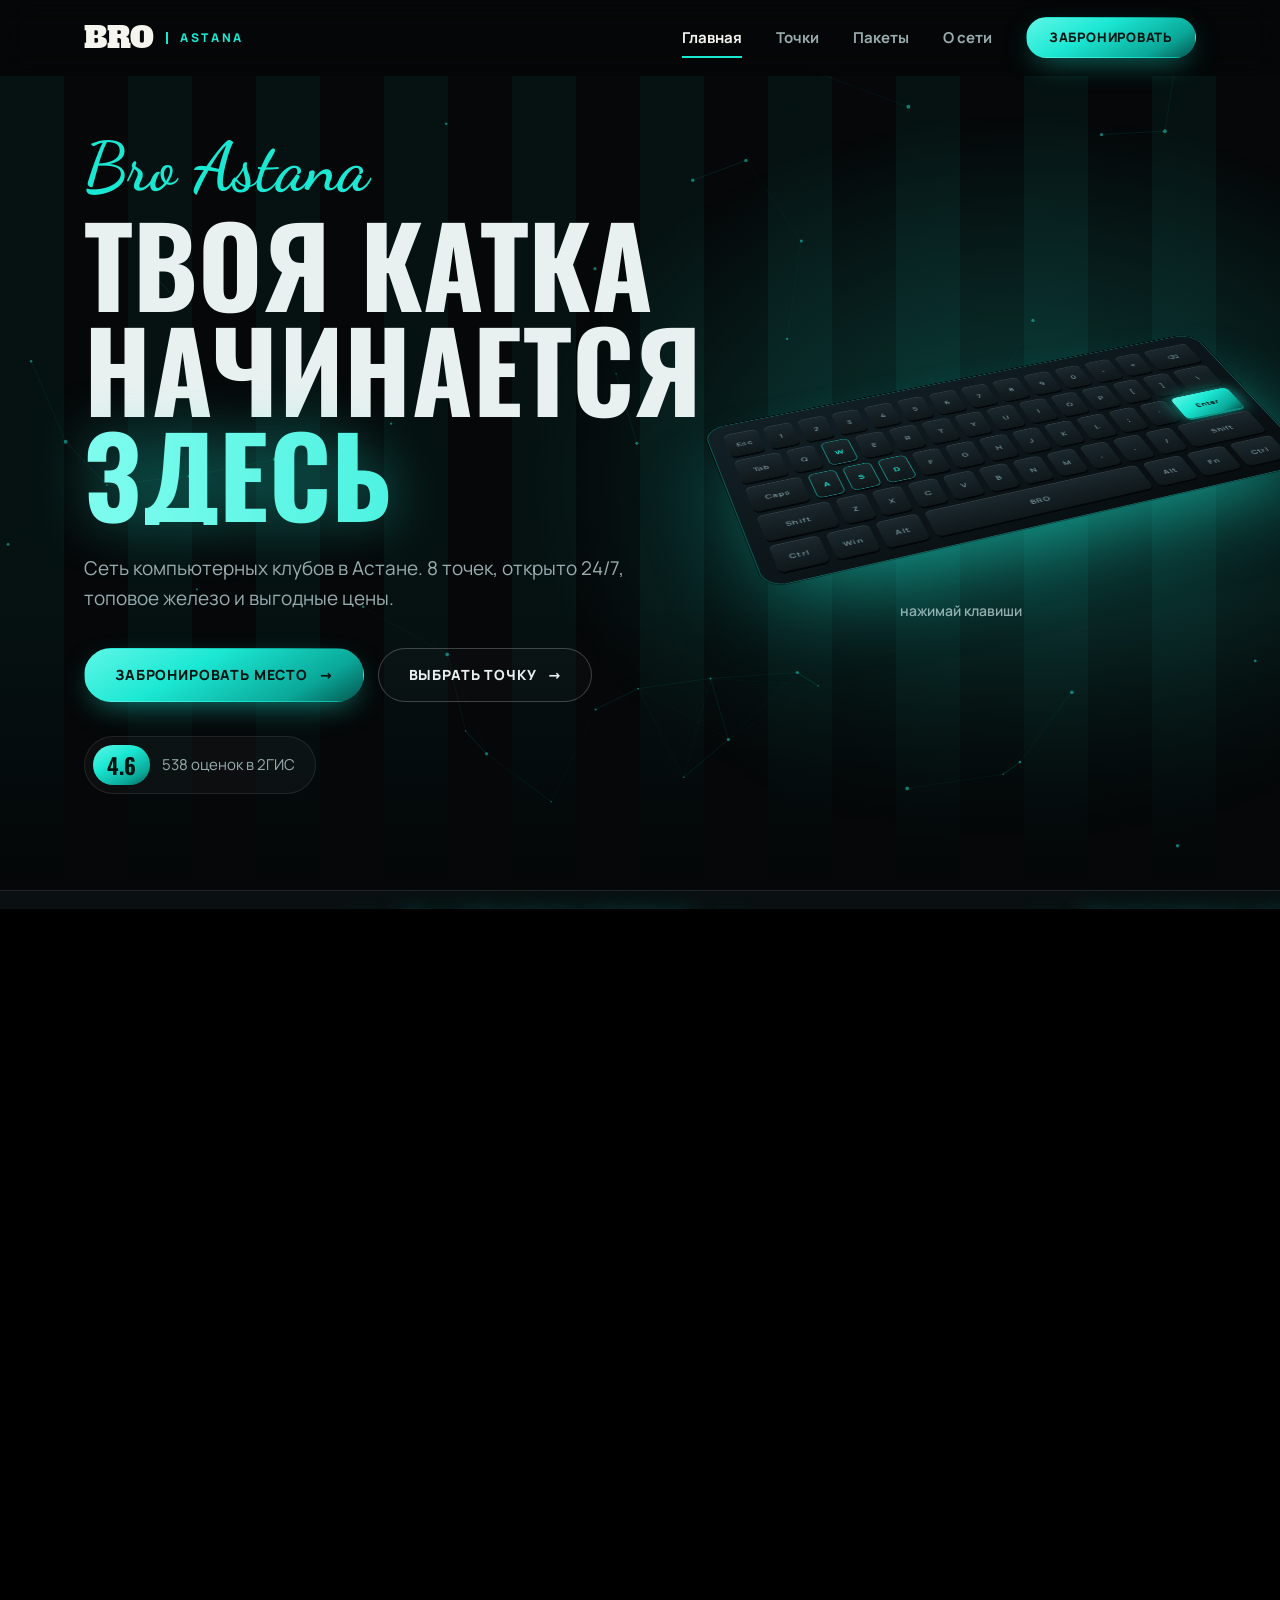
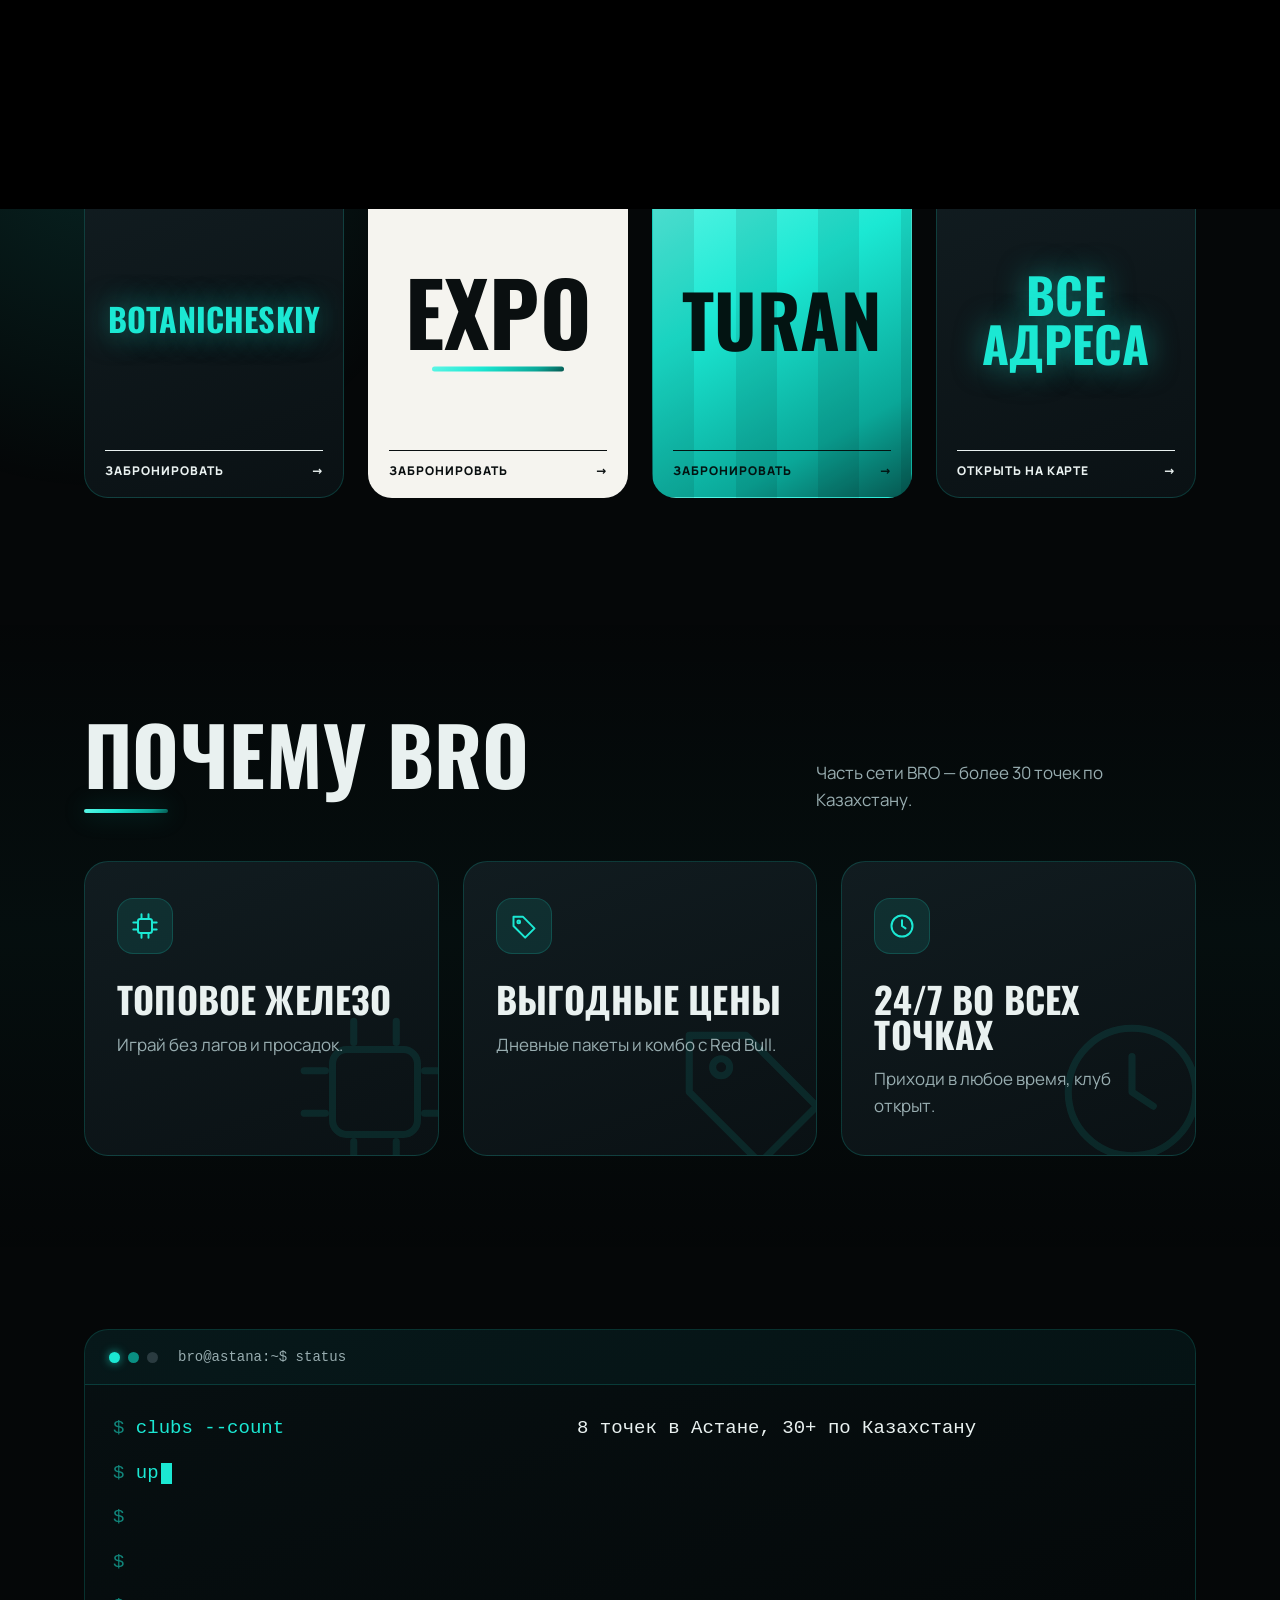
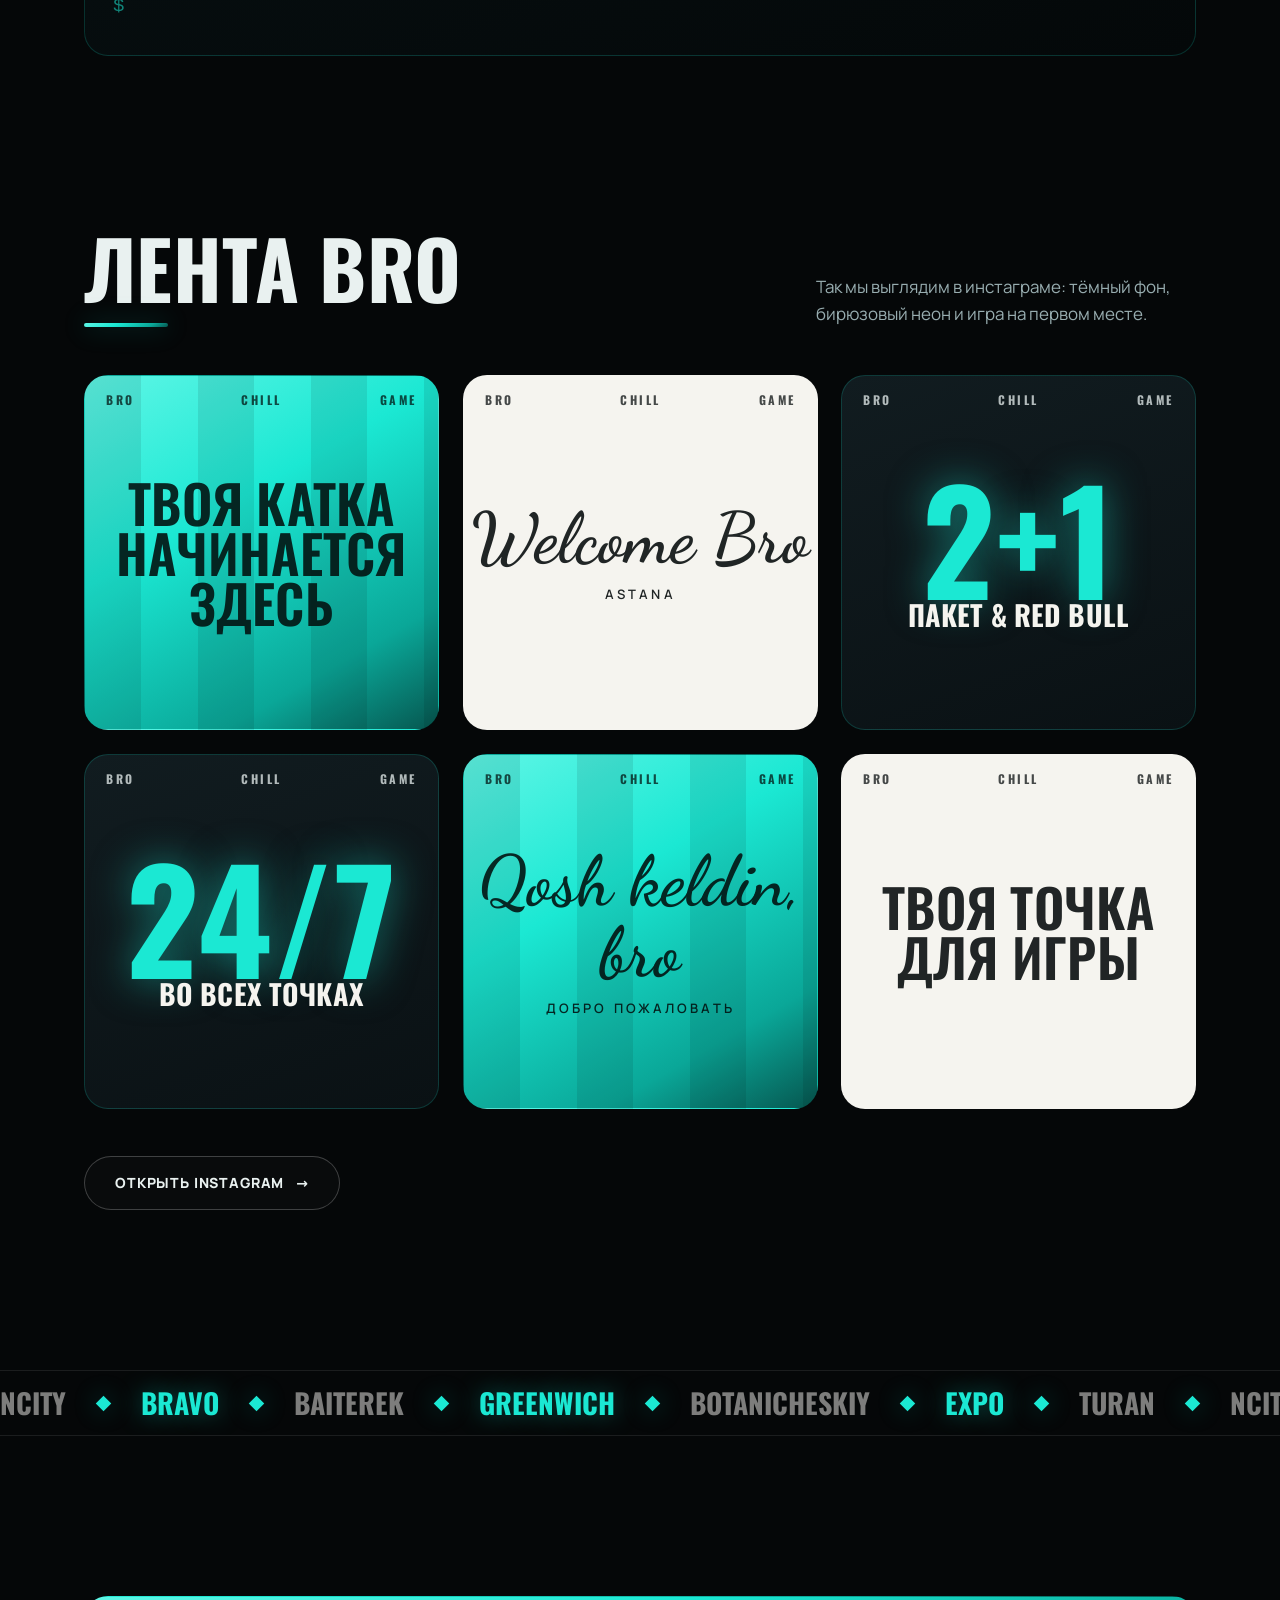
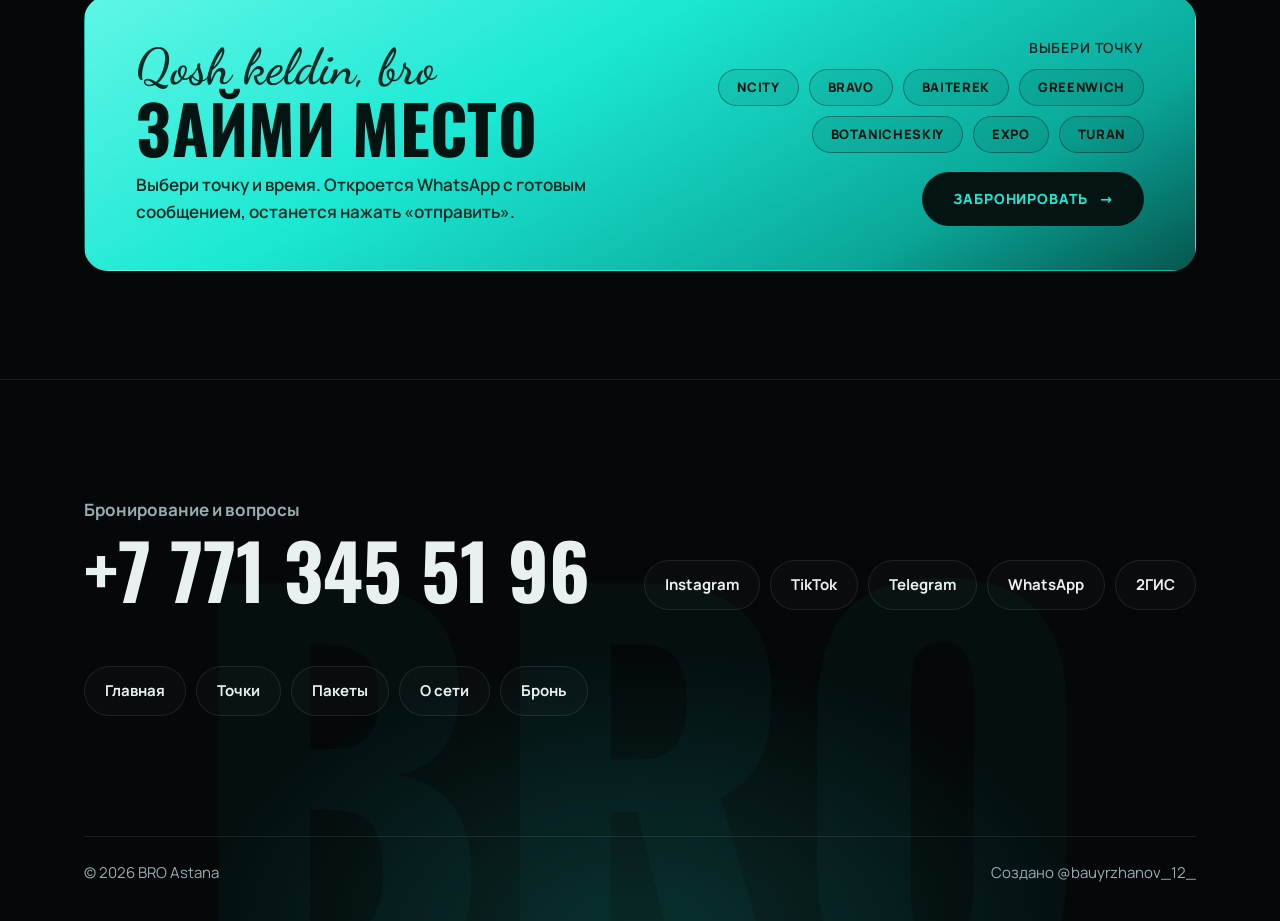
<file: index.html>
<!DOCTYPE html>
<html lang="ru">
<head>
<meta charset="utf-8">
<meta name="viewport" content="width=device-width, initial-scale=1">
<meta name="description" content="BRO Astana — сеть компьютерных клубов в Астане. 8 точек, 24/7, топовое железо и выгодные цены.">
<meta name="theme-color" content="#050708">
<title>BRO Astana — компьютерные клубы 24/7</title>
<link rel="icon" href="favicon.svg" type="image/svg+xml">
<link rel="preload" href="fonts/oswald-cyrillic-wght-normal.woff2" as="font" type="font/woff2" crossorigin>
<link rel="preload" href="fonts/manrope-cyrillic-wght-normal.woff2" as="font" type="font/woff2" crossorigin>
<link rel="stylesheet" href="styles.css">
<script>
(function(){var d=document.documentElement;d.classList.add('js');
try{if(!matchMedia('(prefers-reduced-motion: reduce)').matches)d.classList.add('cv')}catch(e){}
setTimeout(function(){d.classList.add('ready');d.classList.remove('cv','cv-out')},9000);
try{var p=location.pathname;if(/\.html$/.test(p))history.replaceState(null,'',p.replace(/index\.html$/,'').replace(/\.html$/,'')+location.search+location.hash)}catch(e){}})();
</script>
</head>
<body>
<a class="skip" href="#main">Перейти к содержимому</a>

<div class="curtain" aria-hidden="true"></div>
<div class="veil" aria-hidden="true"></div>
<div class="scroll-progress" aria-hidden="true"><i></i></div>
<canvas class="bg-canvas" id="bgCanvas" aria-hidden="true"></canvas>
<div class="cursor-glow" aria-hidden="true"></div>

<header class="site-header" id="top">
  <div class="wrap header-inner">
    <a class="brand" href="./" aria-label="BRO Astana, на главную">
      <span class="brand-word">BRO</span><span class="brand-city">Astana</span>
    </a>
    <nav id="nav" class="nav" aria-label="Разделы">
      <a href="./" aria-current="page">Главная</a>
      <a href="clubs">Точки</a>
      <a href="packs">Пакеты</a>
      <a href="about">О сети</a>
      <a class="btn btn-primary" href="book">Забронировать</a>
    </nav>
    <button type="button" class="burger" aria-expanded="false" aria-controls="nav" aria-label="Открыть меню">
      <span></span><span></span><span></span>
    </button>
  </div>
</header>

<main id="main">

  <section class="hero">
    <div class="hero-bg" aria-hidden="true"></div>
    <div class="wrap hero-grid">
      <div class="hero-copy">
        <p class="script hero-script rise" style="--i:0">Bro Astana</p>
        <h1 class="display hero-title">
          <span class="rise" style="--i:1">Твоя катка</span>
          <span class="rise" style="--i:2">начинается</span>
          <span class="glow-word rise" style="--i:3">здесь</span>
        </h1>
        <p class="lead rise" style="--i:4">Сеть компьютерных клубов в Астане. 8 точек, открыто 24/7, топовое железо и выгодные цены.</p>
        <div class="actions rise" style="--i:5">
          <a class="btn btn-primary" href="book">Забронировать место</a>
          <a class="btn btn-ghost" href="clubs">Выбрать точку</a>
        </div>
        <a class="rate-chip rise" style="--i:6" href="https://2gis.kz/astana/firm/70000001111810491/tab/reviews" target="_blank" rel="noopener">
          <strong>4.6</strong><span>538 оценок в 2ГИС</span>
        </a>
      </div>
      <div class="rise" style="--i:3"><div class="kb-stage" aria-hidden="true">
        <div class="kb" id="kb"></div>
        <p class="kb-hint">нажимай клавиши</p>
      </div></div>
    </div>
  </section>

  <div class="marquee" aria-hidden="true">
    <div class="marquee-track"><span>Твоя точка для игры</span><i></i><span class="alt">24/7 во всех точках</span><i></i><span>Топовое железо</span><i></i><span class="alt">Выгодные цены</span><i></i><span>Твоя точка для игры</span><i></i><span class="alt">24/7 во всех точках</span><i></i><span>Топовое железо</span><i></i><span class="alt">Выгодные цены</span><i></i></div>
  </div>

  <section class="section section--tight">
    <div class="wrap">
      <ul class="stats">
        <li class="reveal"><span class="n display" data-count="8" data-dec="0" data-suffix="">8</span><span class="l">точек в Астане</span></li>
        <li class="reveal"><span class="n display" data-count="30" data-dec="0" data-suffix="+">30+</span><span class="l">точек по Казахстану</span></li>
        <li class="reveal"><span class="n display">24/7</span><span class="l">открыто без выходных</span></li>
        <li class="reveal"><span class="n display" data-count="4.6" data-dec="1" data-suffix="">4.6</span><span class="l">рейтинг в 2ГИС, 538 оценок</span></li>
      </ul>
    </div>
  </section>

  <section class="section section--glow" style="padding-top:0">
    <div class="wrap">
      <header class="sec-head reveal">
        <h2 class="display">Точки в Астане</h2>
        <p>Выбери клуб, и он сразу подставится в бронь.</p>
      </header>
      <ul class="tiles">
        <li class="reveal"><a class="card tile is-teal" href="book?club=NCITY" style="--fs:30cqi">
          <span class="tl">BRO</span><span class="tr">24/7</span>
          <span class="tname display">NCITY</span>
          <span class="tb">Забронировать</span>
        </a></li>
        <li class="reveal"><a class="card tile is-paper" href="book?club=BRAVO" style="--fs:28cqi">
          <span class="tl">BRO</span><span class="tr">24/7</span>
          <span class="tname display">BRAVO</span>
          <span class="tb">Забронировать</span>
        </a></li>
        <li class="reveal"><a class="card tile is-dark" href="book?club=BAITEREK" style="--fs:19cqi">
          <span class="tl">BRO</span><span class="tr">24/7</span>
          <span class="tname display">BAITEREK</span>
          <span class="tb">Забронировать</span>
        </a></li>
        <li class="reveal"><a class="card tile is-teal" href="book?club=GREENWICH" style="--fs:17cqi">
          <span class="tl">BRO</span><span class="tr">24/7</span>
          <span class="tname display">GREENWICH</span>
          <span class="tb">Забронировать</span>
        </a></li>
        <li class="reveal"><a class="card tile is-dark" href="book?club=BOTANICHESKIY" style="--fs:12.5cqi">
          <span class="tl">BRO</span><span class="tr">24/7</span>
          <span class="tname display">BOTANICHESKIY</span>
          <span class="tb">Забронировать</span>
        </a></li>
        <li class="reveal"><a class="card tile is-paper" href="book?club=EXPO" style="--fs:34cqi">
          <span class="tl">BRO</span><span class="tr">24/7</span>
          <span class="tname display">EXPO</span>
          <span class="tb">Забронировать</span>
        </a></li>
        <li class="reveal"><a class="card tile is-teal" href="book?club=TURAN" style="--fs:28cqi">
          <span class="tl">BRO</span><span class="tr">24/7</span>
          <span class="tname display">TURAN</span>
          <span class="tb">Забронировать</span>
        </a></li>
        <li class="reveal"><a class="card tile is-dark" href="https://2gis.kz/astana/branches/70000001069280468" target="_blank" rel="noopener" style="--fs:19cqi">
          <span class="tl">BRO</span><span class="tr">2ГИС</span>
          <span class="tname display">Все адреса</span>
          <span class="tb">Открыть на карте</span>
        </a></li>
      </ul>
    </div>
  </section>

  <section class="section section--tint">
    <div class="wrap">
      <header class="sec-head reveal">
        <h2 class="display">Почему BRO</h2>
        <p>Часть сети BRO — более 30 точек по Казахстану.</p>
      </header>
      <div class="grid-3">
      <article class="card reveal">
        <svg class="deco" viewBox="0 0 24 24" aria-hidden="true"><rect x="6" y="6" width="12" height="12" rx="2"/><path d="M9 2v3M15 2v3M9 19v3M15 19v3M2 9h3M2 15h3M19 9h3M19 15h3"/></svg>
        <div class="icon"><svg viewBox="0 0 24 24" aria-hidden="true"><rect x="6" y="6" width="12" height="12" rx="2"/><path d="M9 2v3M15 2v3M9 19v3M15 19v3M2 9h3M2 15h3M19 9h3M19 15h3"/></svg></div>
        <h3 class="display">Топовое железо</h3>
        <p>Играй без лагов и просадок.</p>
      </article>
      <article class="card reveal">
        <svg class="deco" viewBox="0 0 24 24" aria-hidden="true"><path d="M3 12V4h8l10 10-8 8L3 12z"/><circle cx="7.5" cy="8.5" r="1.2"/></svg>
        <div class="icon"><svg viewBox="0 0 24 24" aria-hidden="true"><path d="M3 12V4h8l10 10-8 8L3 12z"/><circle cx="7.5" cy="8.5" r="1.2"/></svg></div>
        <h3 class="display">Выгодные цены</h3>
        <p>Дневные пакеты и комбо с Red Bull.</p>
      </article>
      <article class="card reveal">
        <svg class="deco" viewBox="0 0 24 24" aria-hidden="true"><circle cx="12" cy="12" r="9"/><path d="M12 7v5l3 2"/></svg>
        <div class="icon"><svg viewBox="0 0 24 24" aria-hidden="true"><circle cx="12" cy="12" r="9"/><path d="M12 7v5l3 2"/></svg></div>
        <h3 class="display">24/7 во всех точках</h3>
        <p>Приходи в любое время, клуб открыт.</p>
      </article>
      </div>
    </div>
  </section>

  <section class="section section--tight">
    <div class="wrap">
      <div class="card terminal reveal" data-term>
        <div class="term-bar"><i></i><i></i><i></i><span>bro@astana:~$ status</span></div>
        <div class="term-body">
          <p class="tl"><span class="cmd">clubs --count</span><span class="out">8 точек в Астане, 30+ по Казахстану</span></p>
          <p class="tl"><span class="cmd">uptime</span><span class="out">24/7, без выходных</span></p>
          <p class="tl"><span class="cmd">rating --source 2gis</span><span class="out">4.6, 538 оценок</span></p>
          <p class="tl"><span class="cmd">hardware --level</span><span class="out">топовое железо</span></p>
          <p class="tl"><span class="cmd">book --via whatsapp</span><span class="out">ready, bro</span></p>
        </div>
      </div>
    </div>
  </section>

  <section class="section section--glow-r">
    <div class="wrap">
      <header class="sec-head reveal">
        <h2 class="display">Лента BRO</h2>
        <p>Так мы выглядим в инстаграме: тёмный фон, бирюзовый неон и игра на первом месте.</p>
      </header>
      <ul class="feed">
        <li class="reveal"><div class="card post is-teal"><span class="pl">BRO</span><span class="pm">CHILL</span><span class="pr">GAME</span><p class="pt display">Твоя катка начинается здесь</p></div></li>
        <li class="reveal"><div class="card post is-paper"><span class="pl">BRO</span><span class="pm">CHILL</span><span class="pr">GAME</span><p class="ps script">Welcome Bro</p><p class="pb">Astana</p></div></li>
        <li class="reveal"><div class="card post is-dark"><span class="pl">BRO</span><span class="pm">CHILL</span><span class="pr">GAME</span><p class="pn display">2+1</p><p class="pt display sm">Пакет &amp; Red Bull</p></div></li>
        <li class="reveal"><div class="card post is-dark"><span class="pl">BRO</span><span class="pm">CHILL</span><span class="pr">GAME</span><p class="pn display">24/7</p><p class="pt display sm">Во всех точках</p></div></li>
        <li class="reveal"><div class="card post is-teal"><span class="pl">BRO</span><span class="pm">CHILL</span><span class="pr">GAME</span><p class="ps script">Qosh keldin, bro</p><p class="pb">Добро пожаловать</p></div></li>
        <li class="reveal"><div class="card post is-paper"><span class="pl">BRO</span><span class="pm">CHILL</span><span class="pr">GAME</span><p class="pt display">Твоя точка для игры</p></div></li>
      </ul>
      <p class="reveal" style="margin-top:48px"><a class="btn btn-ghost" href="https://instagram.com/brocyberastana" target="_blank" rel="noopener">Открыть Instagram</a></p>
    </div>
  </section>

  <div class="marquee marquee--clubs" aria-hidden="true">
    <div class="marquee-track"><span>NCITY</span><i></i><span class="alt">BRAVO</span><i></i><span>BAITEREK</span><i></i><span class="alt">GREENWICH</span><i></i><span>BOTANICHESKIY</span><i></i><span class="alt">EXPO</span><i></i><span>TURAN</span><i></i><span>NCITY</span><i></i><span class="alt">BRAVO</span><i></i><span>BAITEREK</span><i></i><span class="alt">GREENWICH</span><i></i><span>BOTANICHESKIY</span><i></i><span class="alt">EXPO</span><i></i><span>TURAN</span><i></i></div>
  </div>

  <section class="section">
    <div class="wrap">
      <div class="card cta-card is-teal reveal">
        <div>
          <p class="script">Qosh keldin, bro</p>
          <h2 class="display">Займи место</h2>
          <p>Выбери точку и время. Откроется WhatsApp с готовым сообщением, останется нажать «отправить».</p>
        </div>
        <div class="cta-act">
          <p class="cta-label">Выбери точку</p>
          <div class="chips"><a class="chip" href="book?club=NCITY">NCITY</a><a class="chip" href="book?club=BRAVO">BRAVO</a><a class="chip" href="book?club=BAITEREK">BAITEREK</a><a class="chip" href="book?club=GREENWICH">GREENWICH</a><a class="chip" href="book?club=BOTANICHESKIY">BOTANICHESKIY</a><a class="chip" href="book?club=EXPO">EXPO</a><a class="chip" href="book?club=TURAN">TURAN</a></div>
          <a class="btn btn-ink" href="book">Забронировать</a>
        </div>
      </div>
    </div>
  </section>

</main>

<footer class="site-footer">
  <div class="foot-word" aria-hidden="true">BRO</div>
  <div class="wrap">
    <div class="foot-top">
      <div>
        <p class="foot-label">Бронирование и вопросы</p>
        <a class="foot-phone" href="tel:+77713455196">+7&nbsp;771&nbsp;345&nbsp;51&nbsp;96</a>
      </div>
      <nav class="pills" aria-label="Соцсети">
        <a href="https://instagram.com/brocyberastana" target="_blank" rel="noopener">Instagram</a>
        <a href="https://www.tiktok.com/@brocyberclub.kz" target="_blank" rel="noopener">TikTok</a>
        <a href="https://t.me/BROCYBERCUP" target="_blank" rel="noopener">Telegram</a>
        <a href="https://wa.me/77713455196" target="_blank" rel="noopener">WhatsApp</a>
        <a href="https://2gis.kz/astana/firm/70000001111810491" target="_blank" rel="noopener">2ГИС</a>
      </nav>
    </div>
    <nav class="pills foot-nav" aria-label="Страницы">
      <a href="./">Главная</a>
      <a href="clubs">Точки</a>
      <a href="packs">Пакеты</a>
      <a href="about">О сети</a>
      <a href="book">Бронь</a>
    </nav>
    <div class="foot-bottom">
      <span>© 2026 BRO Astana</span>
      <span>Создано @bauyrzhanov_12_</span>
    </div>
  </div>
</footer>

<div class="toast" id="toast" role="status" aria-live="polite"></div>
<script src="script.js"></script>
</body>
</html>
</file>
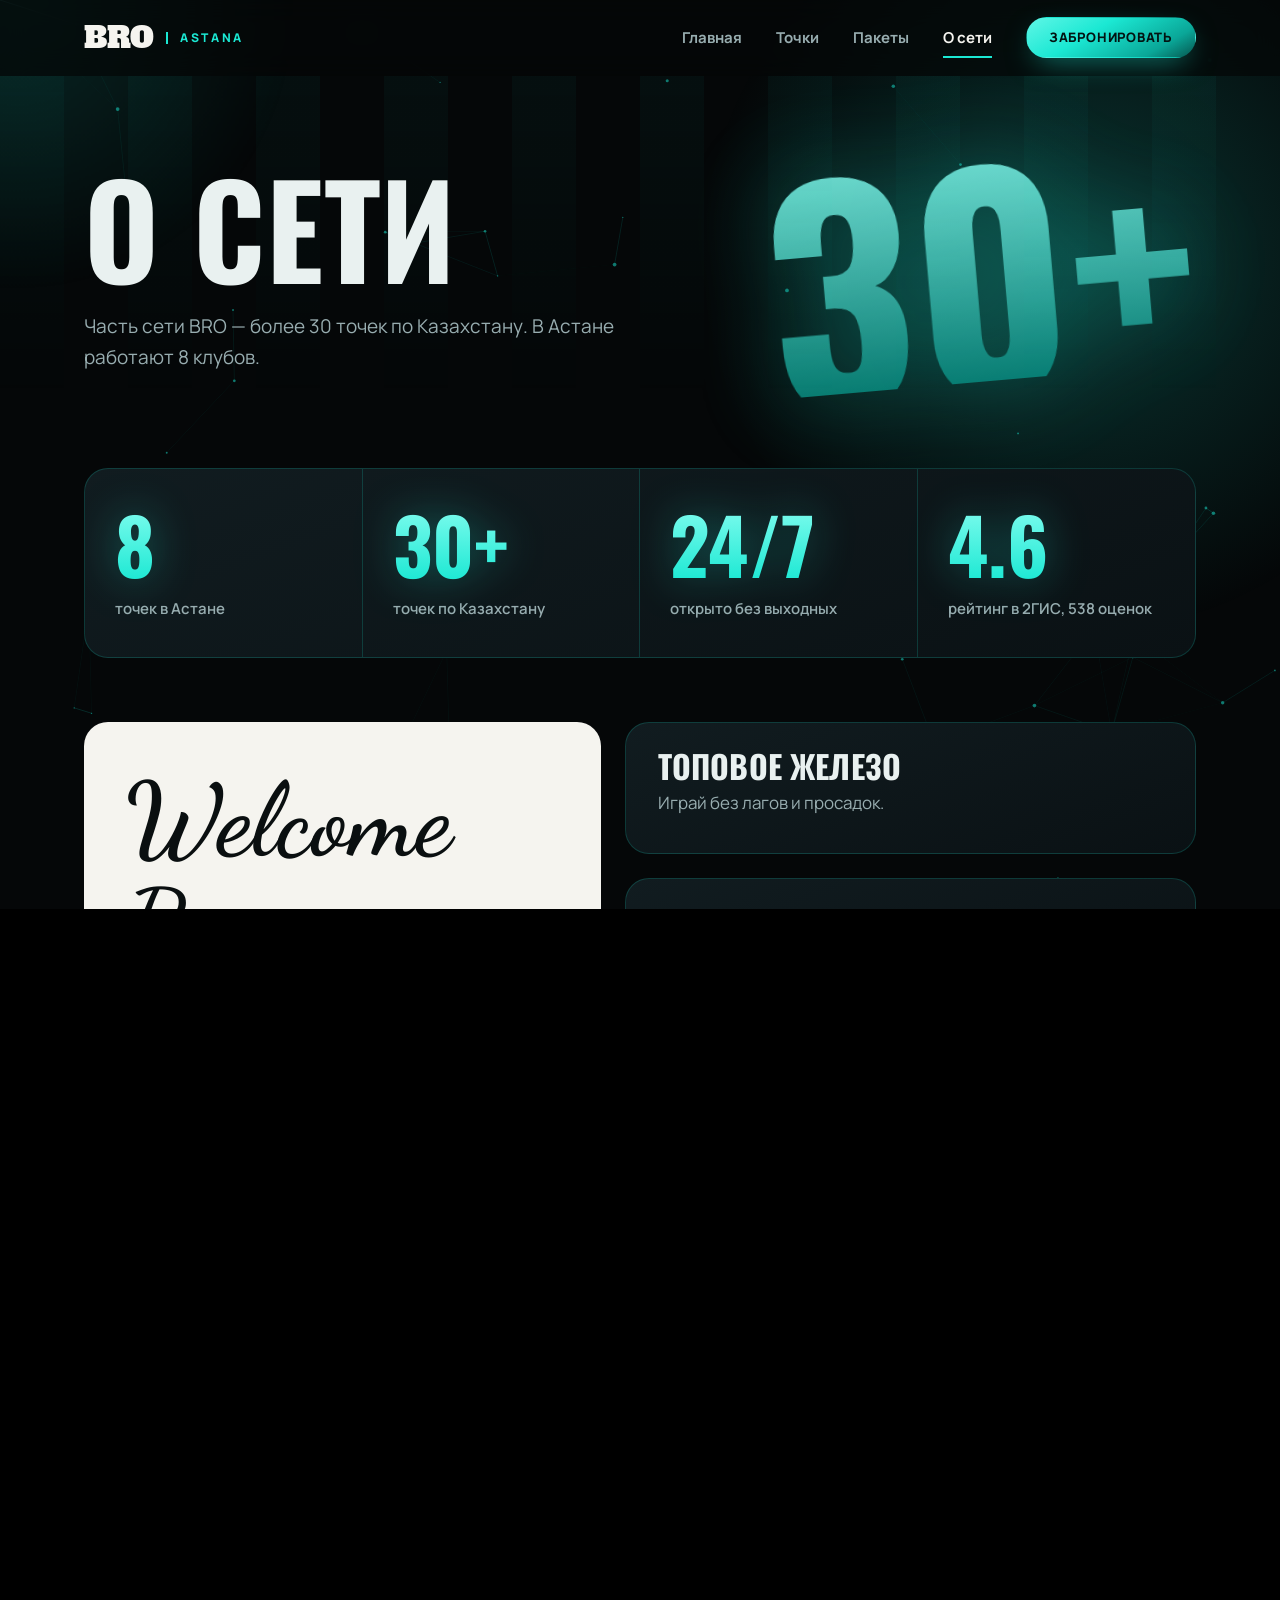
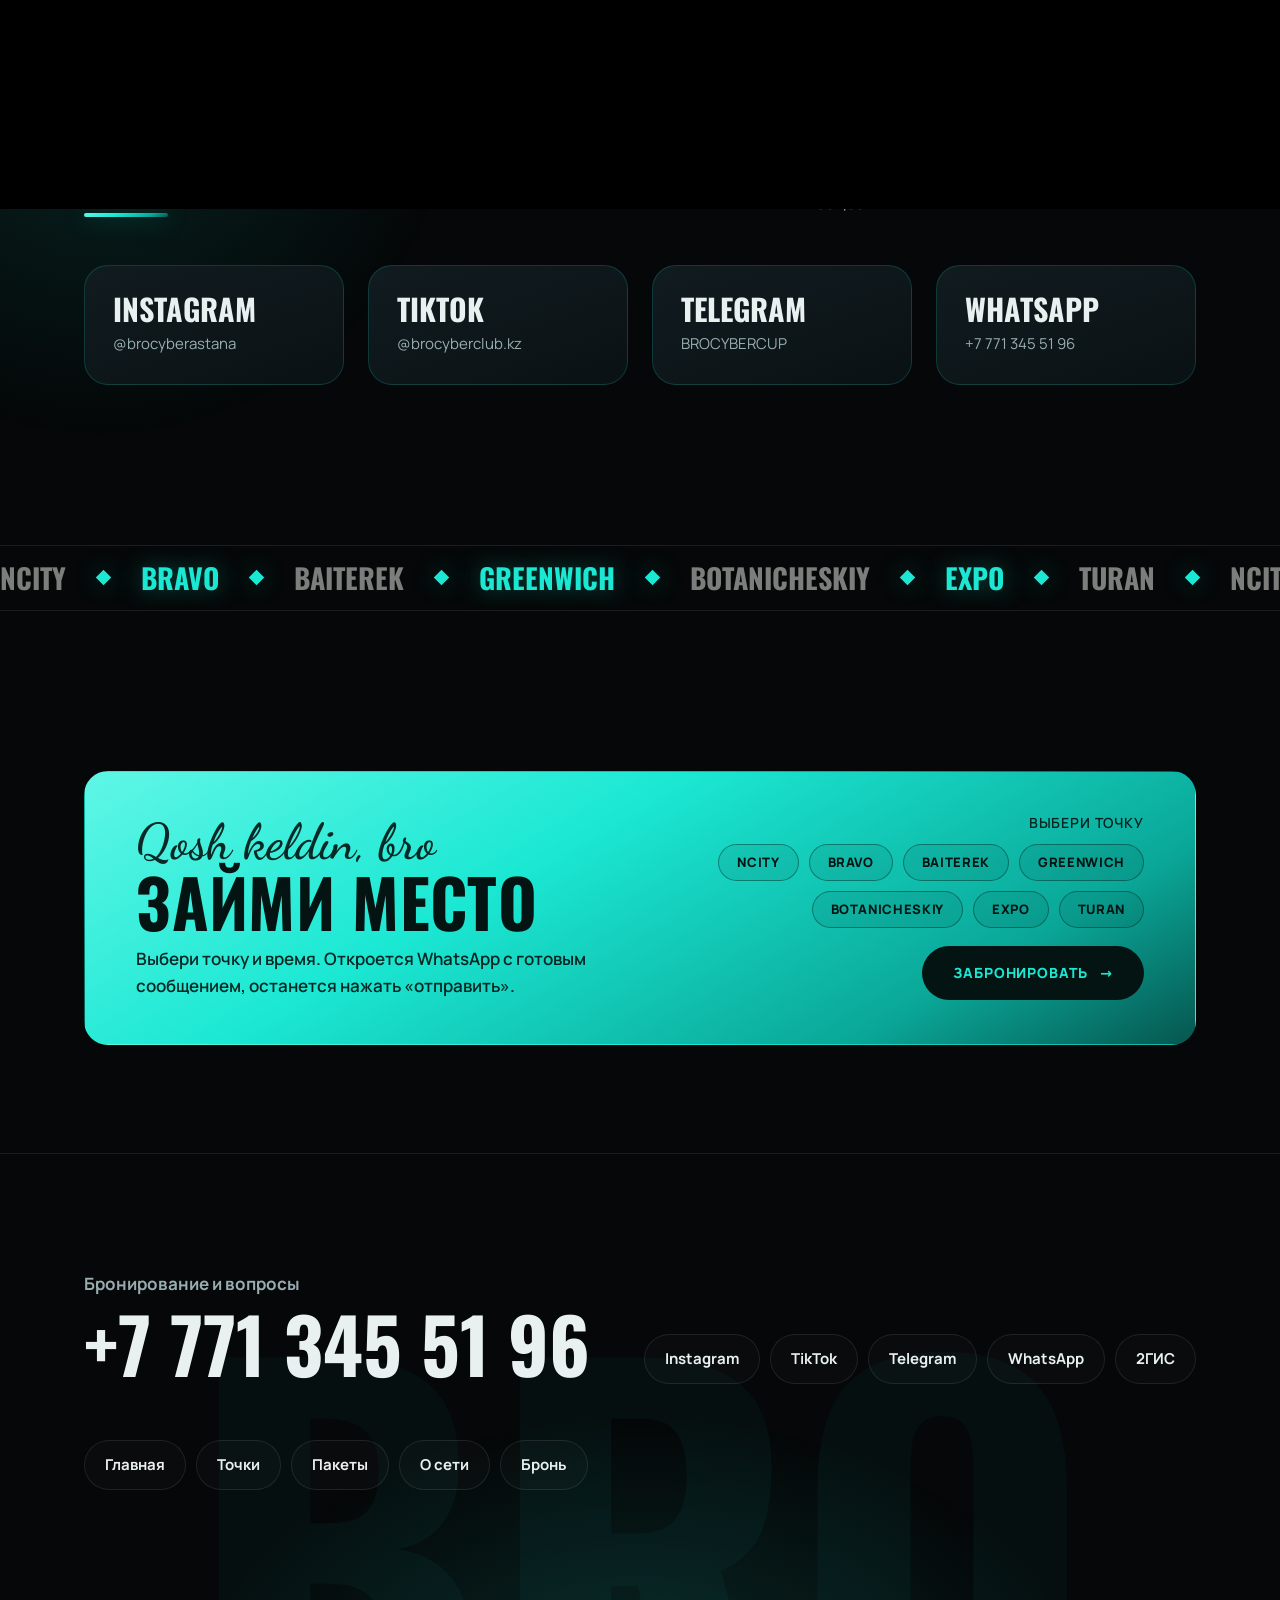
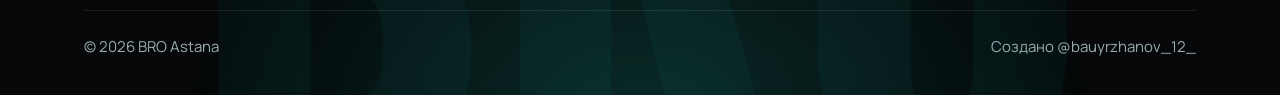
<file: about.html>
<!DOCTYPE html>
<html lang="ru">
<head>
<meta charset="utf-8">
<meta name="viewport" content="width=device-width, initial-scale=1">
<meta name="description" content="BRO — сеть компьютерных клубов: более 30 точек по Казахстану, 8 из них в Астане. Рейтинг 4.6 в 2ГИС.">
<meta name="theme-color" content="#050708">
<title>О сети — BRO Astana</title>
<link rel="icon" href="favicon.svg" type="image/svg+xml">
<link rel="preload" href="fonts/oswald-cyrillic-wght-normal.woff2" as="font" type="font/woff2" crossorigin>
<link rel="preload" href="fonts/manrope-cyrillic-wght-normal.woff2" as="font" type="font/woff2" crossorigin>
<link rel="stylesheet" href="styles.css">
<script>
(function(){var d=document.documentElement;d.classList.add('js');
try{if(!matchMedia('(prefers-reduced-motion: reduce)').matches)d.classList.add('cv')}catch(e){}
setTimeout(function(){d.classList.add('ready');d.classList.remove('cv','cv-out')},9000);
try{var p=location.pathname;if(/\.html$/.test(p))history.replaceState(null,'',p.replace(/index\.html$/,'').replace(/\.html$/,'')+location.search+location.hash)}catch(e){}})();
</script>
</head>
<body>
<a class="skip" href="#main">Перейти к содержимому</a>

<div class="curtain" aria-hidden="true"></div>
<div class="veil" aria-hidden="true"></div>
<div class="scroll-progress" aria-hidden="true"><i></i></div>
<canvas class="bg-canvas" id="bgCanvas" aria-hidden="true"></canvas>
<div class="cursor-glow" aria-hidden="true"></div>

<header class="site-header" id="top">
  <div class="wrap header-inner">
    <a class="brand" href="./" aria-label="BRO Astana, на главную">
      <span class="brand-word">BRO</span><span class="brand-city">Astana</span>
    </a>
    <nav id="nav" class="nav" aria-label="Разделы">
      <a href="./">Главная</a>
      <a href="clubs">Точки</a>
      <a href="packs">Пакеты</a>
      <a href="about" aria-current="page">О сети</a>
      <a class="btn btn-primary" href="book">Забронировать</a>
    </nav>
    <button type="button" class="burger" aria-expanded="false" aria-controls="nav" aria-label="Открыть меню">
      <span></span><span></span><span></span>
    </button>
  </div>
</header>

<main id="main">

  <section class="page-hero">
    <div class="wrap">
      <div class="hero-big display" aria-hidden="true">30+</div>
      
      <h1 class="display rise" style="--i:1">О сети</h1>
      <p class="lead rise" style="--i:2">Часть сети BRO — более 30 точек по Казахстану. В Астане работают 8 клубов.</p>
    </div>
  </section>


  <section class="section section--tight">
    <div class="wrap">
      <ul class="stats">
        <li class="reveal"><span class="n display" data-count="8" data-dec="0" data-suffix="">8</span><span class="l">точек в Астане</span></li>
        <li class="reveal"><span class="n display" data-count="30" data-dec="0" data-suffix="+">30+</span><span class="l">точек по Казахстану</span></li>
        <li class="reveal"><span class="n display">24/7</span><span class="l">открыто без выходных</span></li>
        <li class="reveal"><span class="n display" data-count="4.6" data-dec="1" data-suffix="">4.6</span><span class="l">рейтинг в 2ГИС, 538 оценок</span></li>
      </ul>
    </div>
  </section>

  <section class="section" style="padding-top:0">
    <div class="wrap about-grid">
      <h2 class="sr-only">О сети BRO</h2>
      <article class="card poster is-paper reveal">
        <p class="script">Welcome Bro</p>
        <p>Твоя точка для игры. Заходи в любой из наших клубов в любое время.</p>
      </article>
      <div class="stack">
        <article class="card reveal">
          <h3 class="display">Топовое железо</h3>
          <p>Играй без лагов и просадок.</p>
        </article>
        <article class="card reveal">
          <h3 class="display">Выгодные цены</h3>
          <p>Дневные пакеты и комбо с Red Bull.</p>
        </article>
        <article class="card reveal">
          <h3 class="display">24/7 во всех точках</h3>
          <p>Приходи в любое время, клуб открыт.</p>
        </article>
      </div>
    </div>
  </section>

  <section class="section section--tint section--glow" style="padding-top:0" id="reviews">
    <div class="wrap">
      <div class="card score-card reveal">
        <div class="score display" data-count="4.6" data-dec="1" role="img" aria-label="Оценка 4.6 из 5">4.6</div>
        <div>
          <h2 class="display">Нас оценили в 2ГИС</h2>
          <p class="lead">538 оценок от игроков. Читай, что пишут про точки.</p>
          <a class="btn btn-primary" href="https://2gis.kz/astana/firm/70000001111810491/tab/reviews" target="_blank" rel="noopener">Читать отзывы</a>
        </div>
      </div>
    </div>
  </section>

  <section class="section" style="padding-top:0">
    <div class="wrap">
      <header class="sec-head reveal">
        <h2 class="display">Мы на связи</h2>
        <p>Новости, акции и турниры публикуем в соцсетях.</p>
      </header>
      <div class="grid-4">
        <a class="card social reveal" href="https://instagram.com/brocyberastana" target="_blank" rel="noopener"><strong>Instagram</strong><span>@brocyberastana</span></a>
        <a class="card social reveal" href="https://www.tiktok.com/@brocyberclub.kz" target="_blank" rel="noopener"><strong>TikTok</strong><span>@brocyberclub.kz</span></a>
        <a class="card social reveal" href="https://t.me/BROCYBERCUP" target="_blank" rel="noopener"><strong>Telegram</strong><span>BROCYBERCUP</span></a>
        <a class="card social reveal" href="https://wa.me/77713455196" target="_blank" rel="noopener"><strong>WhatsApp</strong><span>+7&nbsp;771&nbsp;345&nbsp;51&nbsp;96</span></a>
      </div>
    </div>
  </section>

  <div class="marquee marquee--clubs" aria-hidden="true">
    <div class="marquee-track"><span>NCITY</span><i></i><span class="alt">BRAVO</span><i></i><span>BAITEREK</span><i></i><span class="alt">GREENWICH</span><i></i><span>BOTANICHESKIY</span><i></i><span class="alt">EXPO</span><i></i><span>TURAN</span><i></i><span>NCITY</span><i></i><span class="alt">BRAVO</span><i></i><span>BAITEREK</span><i></i><span class="alt">GREENWICH</span><i></i><span>BOTANICHESKIY</span><i></i><span class="alt">EXPO</span><i></i><span>TURAN</span><i></i></div>
  </div>

  <section class="section">
    <div class="wrap">
      <div class="card cta-card is-teal reveal">
        <div>
          <p class="script">Qosh keldin, bro</p>
          <h2 class="display">Займи место</h2>
          <p>Выбери точку и время. Откроется WhatsApp с готовым сообщением, останется нажать «отправить».</p>
        </div>
        <div class="cta-act">
          <p class="cta-label">Выбери точку</p>
          <div class="chips"><a class="chip" href="book?club=NCITY">NCITY</a><a class="chip" href="book?club=BRAVO">BRAVO</a><a class="chip" href="book?club=BAITEREK">BAITEREK</a><a class="chip" href="book?club=GREENWICH">GREENWICH</a><a class="chip" href="book?club=BOTANICHESKIY">BOTANICHESKIY</a><a class="chip" href="book?club=EXPO">EXPO</a><a class="chip" href="book?club=TURAN">TURAN</a></div>
          <a class="btn btn-ink" href="book">Забронировать</a>
        </div>
      </div>
    </div>
  </section>

</main>

<footer class="site-footer">
  <div class="foot-word" aria-hidden="true">BRO</div>
  <div class="wrap">
    <div class="foot-top">
      <div>
        <p class="foot-label">Бронирование и вопросы</p>
        <a class="foot-phone" href="tel:+77713455196">+7&nbsp;771&nbsp;345&nbsp;51&nbsp;96</a>
      </div>
      <nav class="pills" aria-label="Соцсети">
        <a href="https://instagram.com/brocyberastana" target="_blank" rel="noopener">Instagram</a>
        <a href="https://www.tiktok.com/@brocyberclub.kz" target="_blank" rel="noopener">TikTok</a>
        <a href="https://t.me/BROCYBERCUP" target="_blank" rel="noopener">Telegram</a>
        <a href="https://wa.me/77713455196" target="_blank" rel="noopener">WhatsApp</a>
        <a href="https://2gis.kz/astana/firm/70000001111810491" target="_blank" rel="noopener">2ГИС</a>
      </nav>
    </div>
    <nav class="pills foot-nav" aria-label="Страницы">
      <a href="./">Главная</a>
      <a href="clubs">Точки</a>
      <a href="packs">Пакеты</a>
      <a href="about">О сети</a>
      <a href="book">Бронь</a>
    </nav>
    <div class="foot-bottom">
      <span>© 2026 BRO Astana</span>
      <span>Создано @bauyrzhanov_12_</span>
    </div>
  </div>
</footer>

<div class="toast" id="toast" role="status" aria-live="polite"></div>
<script src="script.js"></script>
</body>
</html>
</file>
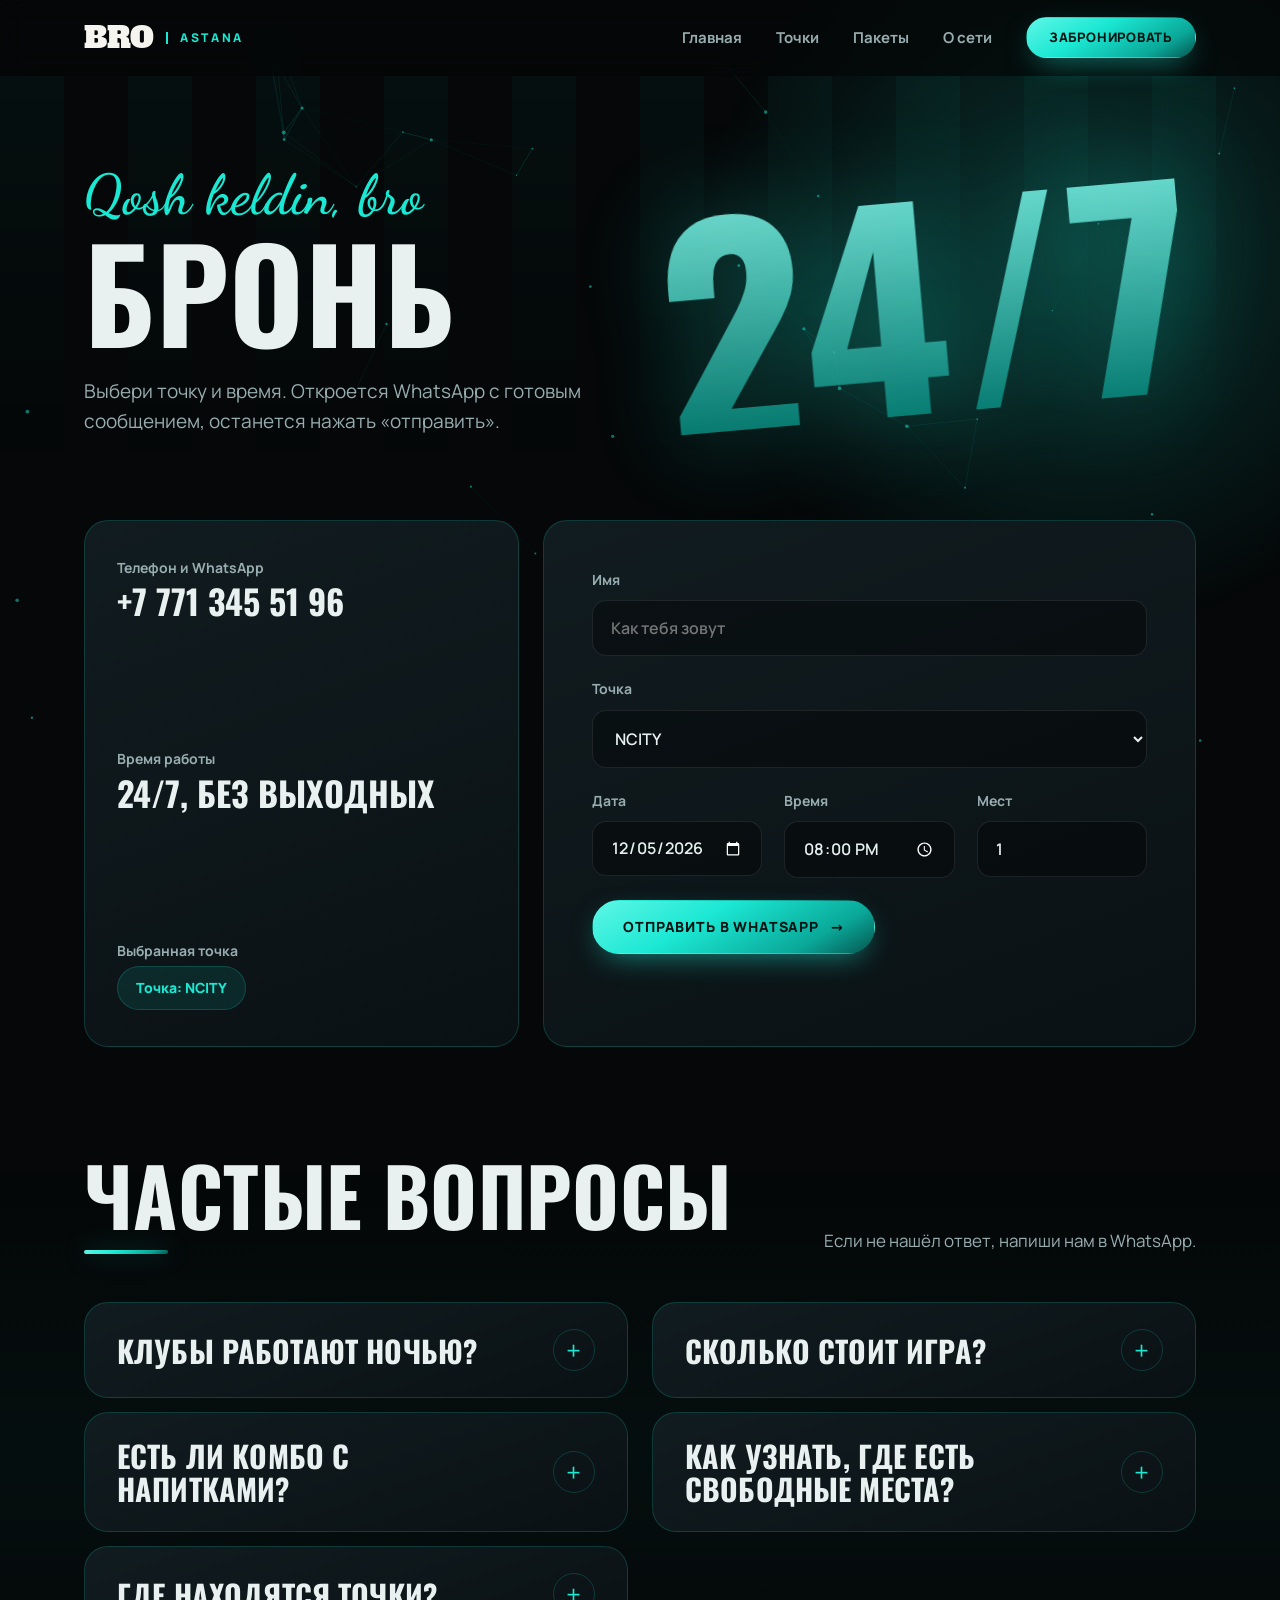
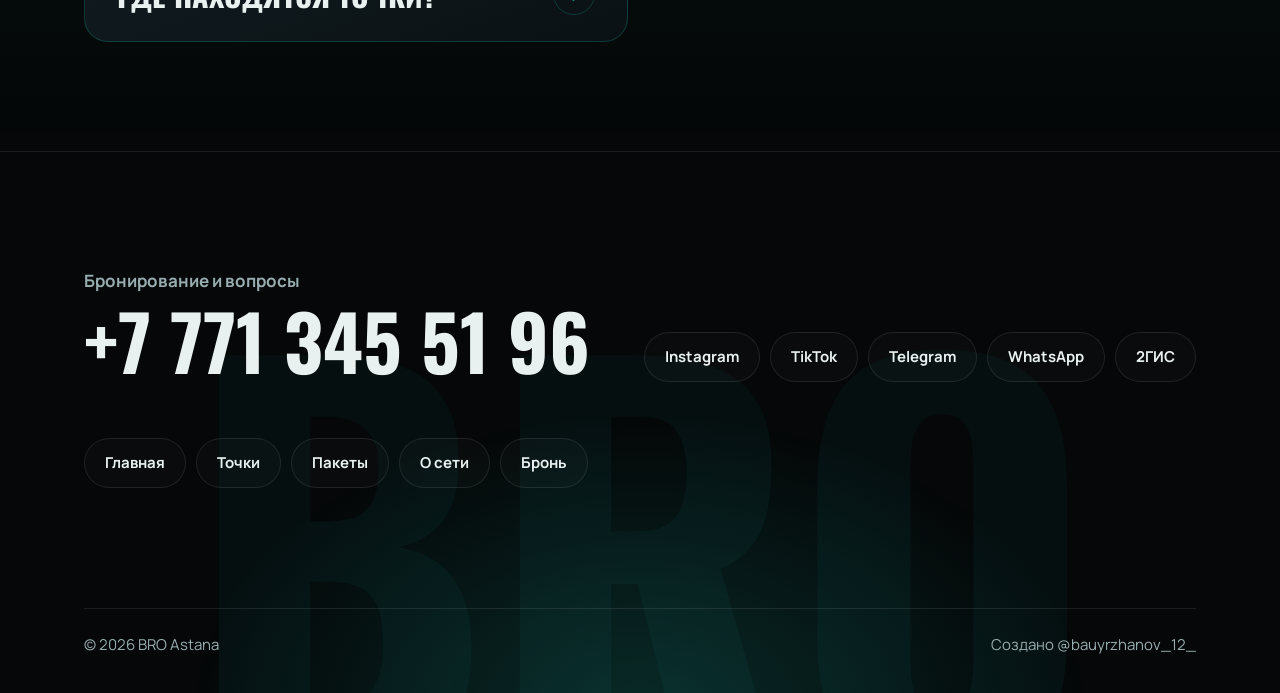
<file: book.html>
<!DOCTYPE html>
<html lang="ru">
<head>
<meta charset="utf-8">
<meta name="viewport" content="width=device-width, initial-scale=1">
<meta name="description" content="Забронируйте место в компьютерном клубе BRO в Астане. Выберите точку и время, сообщение откроется в WhatsApp.">
<meta name="theme-color" content="#050708">
<title>Бронь — BRO Astana</title>
<link rel="icon" href="favicon.svg" type="image/svg+xml">
<link rel="preload" href="fonts/oswald-cyrillic-wght-normal.woff2" as="font" type="font/woff2" crossorigin>
<link rel="preload" href="fonts/manrope-cyrillic-wght-normal.woff2" as="font" type="font/woff2" crossorigin>
<link rel="stylesheet" href="styles.css">
<script>
(function(){var d=document.documentElement;d.classList.add('js');
try{if(!matchMedia('(prefers-reduced-motion: reduce)').matches)d.classList.add('cv')}catch(e){}
setTimeout(function(){d.classList.add('ready');d.classList.remove('cv','cv-out')},9000);
try{var p=location.pathname;if(/\.html$/.test(p))history.replaceState(null,'',p.replace(/index\.html$/,'').replace(/\.html$/,'')+location.search+location.hash)}catch(e){}})();
</script>
</head>
<body>
<a class="skip" href="#main">Перейти к содержимому</a>

<div class="curtain" aria-hidden="true"></div>
<div class="veil" aria-hidden="true"></div>
<div class="scroll-progress" aria-hidden="true"><i></i></div>
<canvas class="bg-canvas" id="bgCanvas" aria-hidden="true"></canvas>
<div class="cursor-glow" aria-hidden="true"></div>

<header class="site-header" id="top">
  <div class="wrap header-inner">
    <a class="brand" href="./" aria-label="BRO Astana, на главную">
      <span class="brand-word">BRO</span><span class="brand-city">Astana</span>
    </a>
    <nav id="nav" class="nav" aria-label="Разделы">
      <a href="./">Главная</a>
      <a href="clubs">Точки</a>
      <a href="packs">Пакеты</a>
      <a href="about">О сети</a>
      <a class="btn btn-primary" href="book">Забронировать</a>
    </nav>
    <button type="button" class="burger" aria-expanded="false" aria-controls="nav" aria-label="Открыть меню">
      <span></span><span></span><span></span>
    </button>
  </div>
</header>

<main id="main">

  <section class="page-hero">
    <div class="wrap">
      <div class="hero-big display" aria-hidden="true">24/7</div>
      <p class="script rise" style="--i:0">Qosh keldin, bro</p>
      <h1 class="display rise" style="--i:1">Бронь</h1>
      <p class="lead rise" style="--i:2">Выбери точку и время. Откроется WhatsApp с готовым сообщением, останется нажать «отправить».</p>
    </div>
  </section>

  <section class="section" style="padding-top:clamp(32px,4vw,56px)">
    <div class="wrap book-grid">
      <aside class="card info-card reveal">
        <div>
          <p class="label">Телефон и WhatsApp</p>
          <a href="tel:+77713455196">+7&nbsp;771&nbsp;345&nbsp;51&nbsp;96</a>
        </div>
        <div>
          <p class="label">Время работы</p>
          <span class="val">24/7, без выходных</span>
        </div>
        <div>
          <p class="label">Выбранная точка</p>
          <span class="picked" id="picked" role="status">Точка: NCITY</span>
        </div>
      </aside>

      <form class="card book-form reveal" id="bookForm" novalidate>
        <label class="f-wide">Имя
          <input name="name" type="text" autocomplete="given-name" placeholder="Как тебя зовут" required>
        </label>
        <label class="f-wide">Точка
          <select name="club" required>
            <option value="NCITY">NCITY</option>
            <option value="BRAVO">BRAVO</option>
            <option value="BAITEREK">BAITEREK</option>
            <option value="GREENWICH">GREENWICH</option>
            <option value="BOTANICHESKIY">BOTANICHESKIY</option>
            <option value="EXPO">EXPO</option>
            <option value="TURAN">TURAN</option>
            <option value="Подскажите">Подскажите, где свободно</option>
          </select>
        </label>
        <label>Дата
          <input name="date" type="date" required>
        </label>
        <label>Время
          <input name="time" type="time" value="20:00" required>
        </label>
        <label>Мест
          <input name="seats" type="number" min="1" max="10" value="1" inputmode="numeric" required>
        </label>
        <button class="btn btn-primary f-wide" type="submit">Отправить в WhatsApp</button>
        <p class="form-note" id="formNote" role="status" aria-live="polite"></p>
      </form>
    </div>
  </section>

  <section class="section section--tint" style="padding-top:0">
    <div class="wrap">
      <header class="sec-head reveal">
        <h2 class="display">Частые вопросы</h2>
        <p>Если не нашёл ответ, напиши нам в WhatsApp.</p>
      </header>
      <div class="faq-list">
        <details class="card faq reveal"><summary class="display">Клубы работают ночью?</summary><p>Да, все точки BRO в Астане открыты 24/7.</p></details>
        <details class="card faq reveal"><summary class="display">Сколько стоит игра?</summary><p>Цена зависит от точки и пакета. Актуальные цены подскажем в WhatsApp или у менеджера.</p></details>
        <details class="card faq reveal"><summary class="display">Есть ли комбо с напитками?</summary><p>Да, например пакет 2+1 и Red Bull. Условия уточняй у менеджера.</p></details>
        <details class="card faq reveal"><summary class="display">Как узнать, где есть свободные места?</summary><p>Напиши нам в WhatsApp: укажи точку, время и количество мест.</p></details>
        <details class="card faq reveal"><summary class="display">Где находятся точки?</summary><p>Адреса, фото залов и отзывы есть в 2ГИС. Ссылка на карту есть на странице «Точки».</p></details>
      </div>
    </div>
  </section>
</main>

<footer class="site-footer">
  <div class="foot-word" aria-hidden="true">BRO</div>
  <div class="wrap">
    <div class="foot-top">
      <div>
        <p class="foot-label">Бронирование и вопросы</p>
        <a class="foot-phone" href="tel:+77713455196">+7&nbsp;771&nbsp;345&nbsp;51&nbsp;96</a>
      </div>
      <nav class="pills" aria-label="Соцсети">
        <a href="https://instagram.com/brocyberastana" target="_blank" rel="noopener">Instagram</a>
        <a href="https://www.tiktok.com/@brocyberclub.kz" target="_blank" rel="noopener">TikTok</a>
        <a href="https://t.me/BROCYBERCUP" target="_blank" rel="noopener">Telegram</a>
        <a href="https://wa.me/77713455196" target="_blank" rel="noopener">WhatsApp</a>
        <a href="https://2gis.kz/astana/firm/70000001111810491" target="_blank" rel="noopener">2ГИС</a>
      </nav>
    </div>
    <nav class="pills foot-nav" aria-label="Страницы">
      <a href="./">Главная</a>
      <a href="clubs">Точки</a>
      <a href="packs">Пакеты</a>
      <a href="about">О сети</a>
      <a href="book">Бронь</a>
    </nav>
    <div class="foot-bottom">
      <span>© 2026 BRO Astana</span>
      <span>Создано @bauyrzhanov_12_</span>
    </div>
  </div>
</footer>

<div class="toast" id="toast" role="status" aria-live="polite"></div>
<script src="script.js"></script>
</body>
</html>
</file>
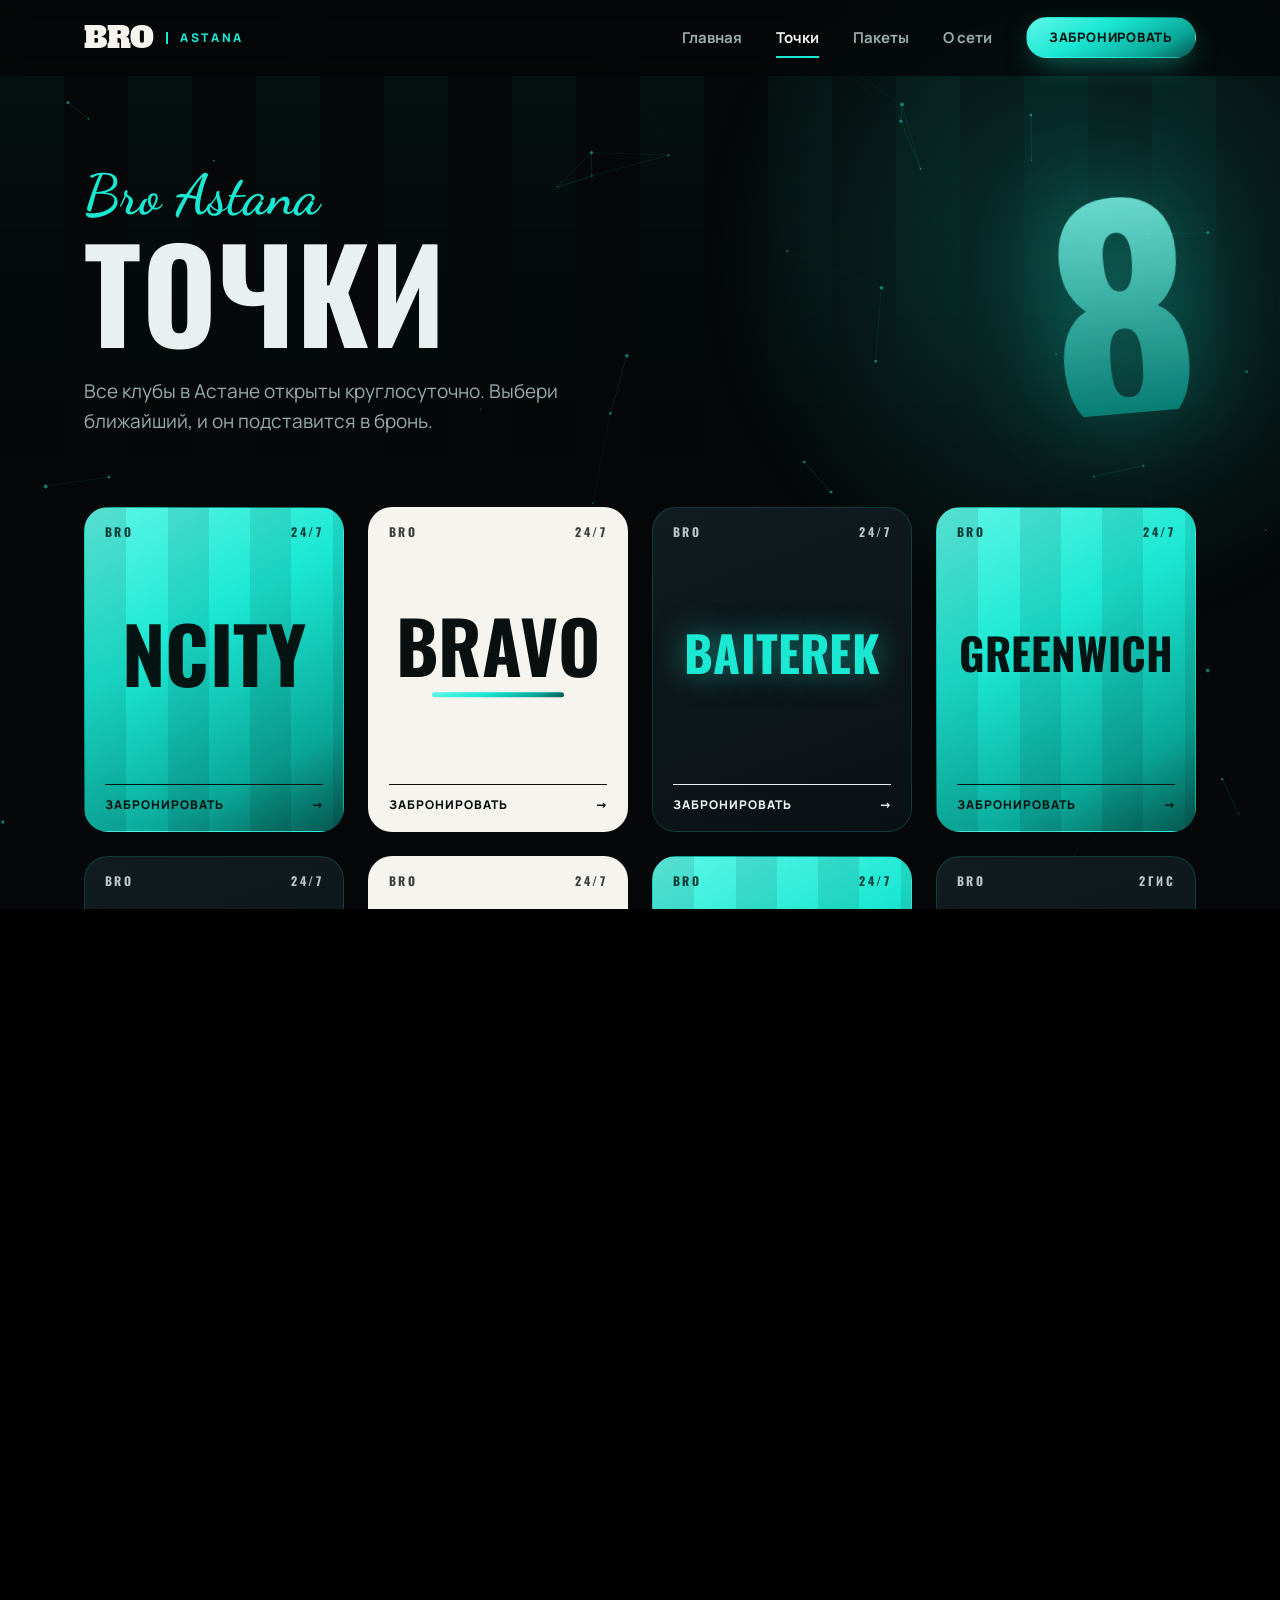
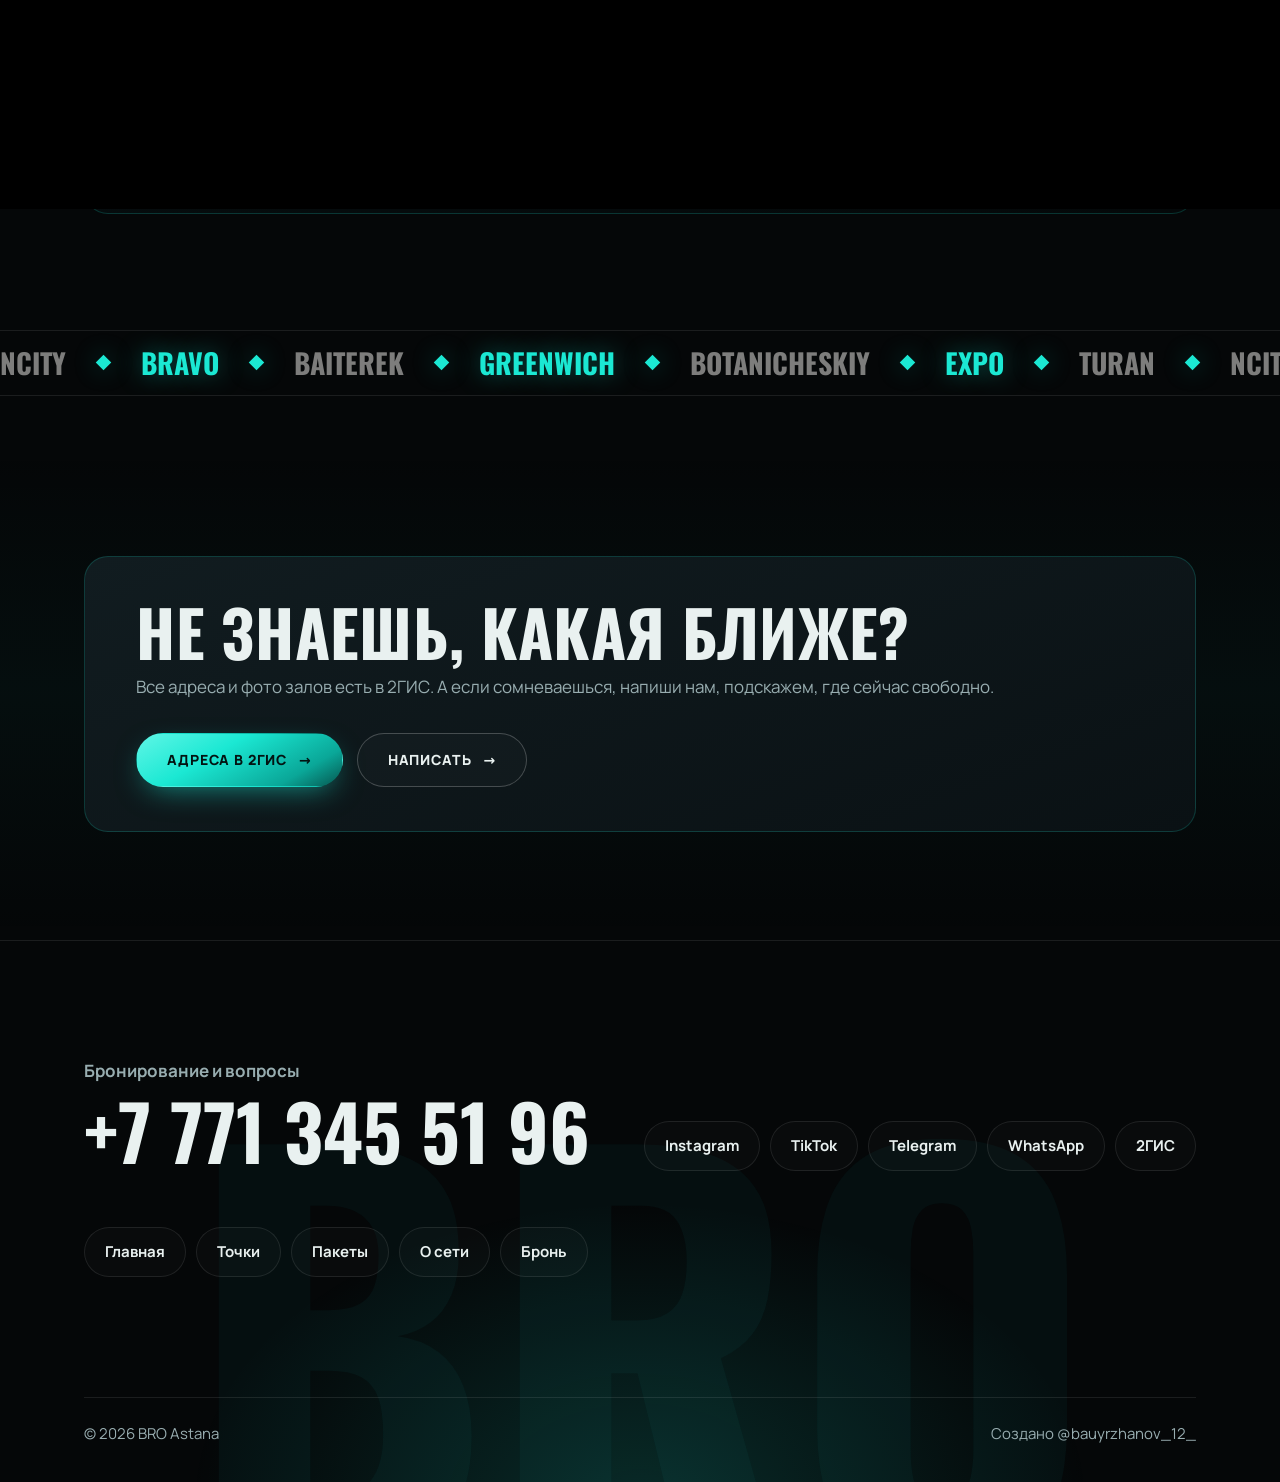
<file: clubs.html>
<!DOCTYPE html>
<html lang="ru">
<head>
<meta charset="utf-8">
<meta name="viewport" content="width=device-width, initial-scale=1">
<meta name="description" content="Все точки сети BRO в Астане: NCITY, BRAVO, BAITEREK, GREENWICH, BOTANICHESKIY, EXPO, TURAN. Открыто 24/7.">
<meta name="theme-color" content="#050708">
<title>Точки — BRO Astana</title>
<link rel="icon" href="favicon.svg" type="image/svg+xml">
<link rel="preload" href="fonts/oswald-cyrillic-wght-normal.woff2" as="font" type="font/woff2" crossorigin>
<link rel="preload" href="fonts/manrope-cyrillic-wght-normal.woff2" as="font" type="font/woff2" crossorigin>
<link rel="stylesheet" href="styles.css">
<script>
(function(){var d=document.documentElement;d.classList.add('js');
try{if(!matchMedia('(prefers-reduced-motion: reduce)').matches)d.classList.add('cv')}catch(e){}
setTimeout(function(){d.classList.add('ready');d.classList.remove('cv','cv-out')},9000);
try{var p=location.pathname;if(/\.html$/.test(p))history.replaceState(null,'',p.replace(/index\.html$/,'').replace(/\.html$/,'')+location.search+location.hash)}catch(e){}})();
</script>
</head>
<body>
<a class="skip" href="#main">Перейти к содержимому</a>

<div class="curtain" aria-hidden="true"></div>
<div class="veil" aria-hidden="true"></div>
<div class="scroll-progress" aria-hidden="true"><i></i></div>
<canvas class="bg-canvas" id="bgCanvas" aria-hidden="true"></canvas>
<div class="cursor-glow" aria-hidden="true"></div>

<header class="site-header" id="top">
  <div class="wrap header-inner">
    <a class="brand" href="./" aria-label="BRO Astana, на главную">
      <span class="brand-word">BRO</span><span class="brand-city">Astana</span>
    </a>
    <nav id="nav" class="nav" aria-label="Разделы">
      <a href="./">Главная</a>
      <a href="clubs" aria-current="page">Точки</a>
      <a href="packs">Пакеты</a>
      <a href="about">О сети</a>
      <a class="btn btn-primary" href="book">Забронировать</a>
    </nav>
    <button type="button" class="burger" aria-expanded="false" aria-controls="nav" aria-label="Открыть меню">
      <span></span><span></span><span></span>
    </button>
  </div>
</header>

<main id="main">

  <section class="page-hero">
    <div class="wrap">
      <div class="hero-big display" aria-hidden="true">8</div>
      <p class="script rise" style="--i:0">Bro Astana</p>
      <h1 class="display rise" style="--i:1">Точки</h1>
      <p class="lead rise" style="--i:2">Все клубы в Астане открыты круглосуточно. Выбери ближайший, и он подставится в бронь.</p>
    </div>
  </section>

  <section class="section" style="padding-top:clamp(24px,3vw,48px)">
    <div class="wrap">
      <ul class="tiles">
        <li class="reveal"><a class="card tile is-teal" href="book?club=NCITY" style="--fs:30cqi">
          <span class="tl">BRO</span><span class="tr">24/7</span>
          <span class="tname display">NCITY</span>
          <span class="tb">Забронировать</span>
        </a></li>
        <li class="reveal"><a class="card tile is-paper" href="book?club=BRAVO" style="--fs:28cqi">
          <span class="tl">BRO</span><span class="tr">24/7</span>
          <span class="tname display">BRAVO</span>
          <span class="tb">Забронировать</span>
        </a></li>
        <li class="reveal"><a class="card tile is-dark" href="book?club=BAITEREK" style="--fs:19cqi">
          <span class="tl">BRO</span><span class="tr">24/7</span>
          <span class="tname display">BAITEREK</span>
          <span class="tb">Забронировать</span>
        </a></li>
        <li class="reveal"><a class="card tile is-teal" href="book?club=GREENWICH" style="--fs:17cqi">
          <span class="tl">BRO</span><span class="tr">24/7</span>
          <span class="tname display">GREENWICH</span>
          <span class="tb">Забронировать</span>
        </a></li>
        <li class="reveal"><a class="card tile is-dark" href="book?club=BOTANICHESKIY" style="--fs:12.5cqi">
          <span class="tl">BRO</span><span class="tr">24/7</span>
          <span class="tname display">BOTANICHESKIY</span>
          <span class="tb">Забронировать</span>
        </a></li>
        <li class="reveal"><a class="card tile is-paper" href="book?club=EXPO" style="--fs:34cqi">
          <span class="tl">BRO</span><span class="tr">24/7</span>
          <span class="tname display">EXPO</span>
          <span class="tb">Забронировать</span>
        </a></li>
        <li class="reveal"><a class="card tile is-teal" href="book?club=TURAN" style="--fs:28cqi">
          <span class="tl">BRO</span><span class="tr">24/7</span>
          <span class="tname display">TURAN</span>
          <span class="tb">Забронировать</span>
        </a></li>
        <li class="reveal"><a class="card tile is-dark" href="https://2gis.kz/astana/branches/70000001069280468" target="_blank" rel="noopener" style="--fs:19cqi">
          <span class="tl">BRO</span><span class="tr">2ГИС</span>
          <span class="tname display">Все адреса</span>
          <span class="tb">Открыть на карте</span>
        </a></li>
      </ul>
    </div>
  </section>


  <section class="section section--tight">
    <div class="wrap">
      <div class="card terminal reveal" data-term>
        <div class="term-bar"><i></i><i></i><i></i><span>bro@astana:~$ clubs</span></div>
        <div class="term-body">
          <p class="tl"><span class="cmd">ping ncity</span><span class="out">online, 24/7</span></p>
          <p class="tl"><span class="cmd">ping bravo</span><span class="out">online, 24/7</span></p>
          <p class="tl"><span class="cmd">ping baiterek</span><span class="out">online, 24/7</span></p>
          <p class="tl"><span class="cmd">ping greenwich</span><span class="out">online, 24/7</span></p>
          <p class="tl"><span class="cmd">ping botanicheskiy</span><span class="out">online, 24/7</span></p>
          <p class="tl"><span class="cmd">ping expo</span><span class="out">online, 24/7</span></p>
          <p class="tl"><span class="cmd">ping turan</span><span class="out">online, 24/7</span></p>
          <p class="tl"><span class="cmd">clubs --all</span><span class="out">8 точек, адреса в 2ГИС</span></p>
        </div>
      </div>
    </div>
  </section>

  <div class="marquee marquee--clubs" aria-hidden="true">
    <div class="marquee-track"><span>NCITY</span><i></i><span class="alt">BRAVO</span><i></i><span>BAITEREK</span><i></i><span class="alt">GREENWICH</span><i></i><span>BOTANICHESKIY</span><i></i><span class="alt">EXPO</span><i></i><span>TURAN</span><i></i><span>NCITY</span><i></i><span class="alt">BRAVO</span><i></i><span>BAITEREK</span><i></i><span class="alt">GREENWICH</span><i></i><span>BOTANICHESKIY</span><i></i><span class="alt">EXPO</span><i></i><span>TURAN</span><i></i></div>
  </div>

  <section class="section section--tint">
    <div class="wrap">
      <div class="card cta-card cta-card--compact reveal">
        <div>
          <h2 class="display">Не знаешь, какая ближе?</h2>
          <p>Все адреса и фото залов есть в 2ГИС. А если сомневаешься, напиши нам, подскажем, где сейчас свободно.</p>
        </div>
        <div class="cta-act cta-row">
          <a class="btn btn-primary" href="https://2gis.kz/astana/branches/70000001069280468" target="_blank" rel="noopener">Адреса в 2ГИС</a>
          <a class="btn btn-ghost" href="https://wa.me/77713455196" target="_blank" rel="noopener">Написать</a>
        </div>
      </div>
    </div>
  </section>
</main>

<footer class="site-footer">
  <div class="foot-word" aria-hidden="true">BRO</div>
  <div class="wrap">
    <div class="foot-top">
      <div>
        <p class="foot-label">Бронирование и вопросы</p>
        <a class="foot-phone" href="tel:+77713455196">+7&nbsp;771&nbsp;345&nbsp;51&nbsp;96</a>
      </div>
      <nav class="pills" aria-label="Соцсети">
        <a href="https://instagram.com/brocyberastana" target="_blank" rel="noopener">Instagram</a>
        <a href="https://www.tiktok.com/@brocyberclub.kz" target="_blank" rel="noopener">TikTok</a>
        <a href="https://t.me/BROCYBERCUP" target="_blank" rel="noopener">Telegram</a>
        <a href="https://wa.me/77713455196" target="_blank" rel="noopener">WhatsApp</a>
        <a href="https://2gis.kz/astana/firm/70000001111810491" target="_blank" rel="noopener">2ГИС</a>
      </nav>
    </div>
    <nav class="pills foot-nav" aria-label="Страницы">
      <a href="./">Главная</a>
      <a href="clubs">Точки</a>
      <a href="packs">Пакеты</a>
      <a href="about">О сети</a>
      <a href="book">Бронь</a>
    </nav>
    <div class="foot-bottom">
      <span>© 2026 BRO Astana</span>
      <span>Создано @bauyrzhanov_12_</span>
    </div>
  </div>
</footer>

<div class="toast" id="toast" role="status" aria-live="polite"></div>
<script src="script.js"></script>
</body>
</html>
</file>
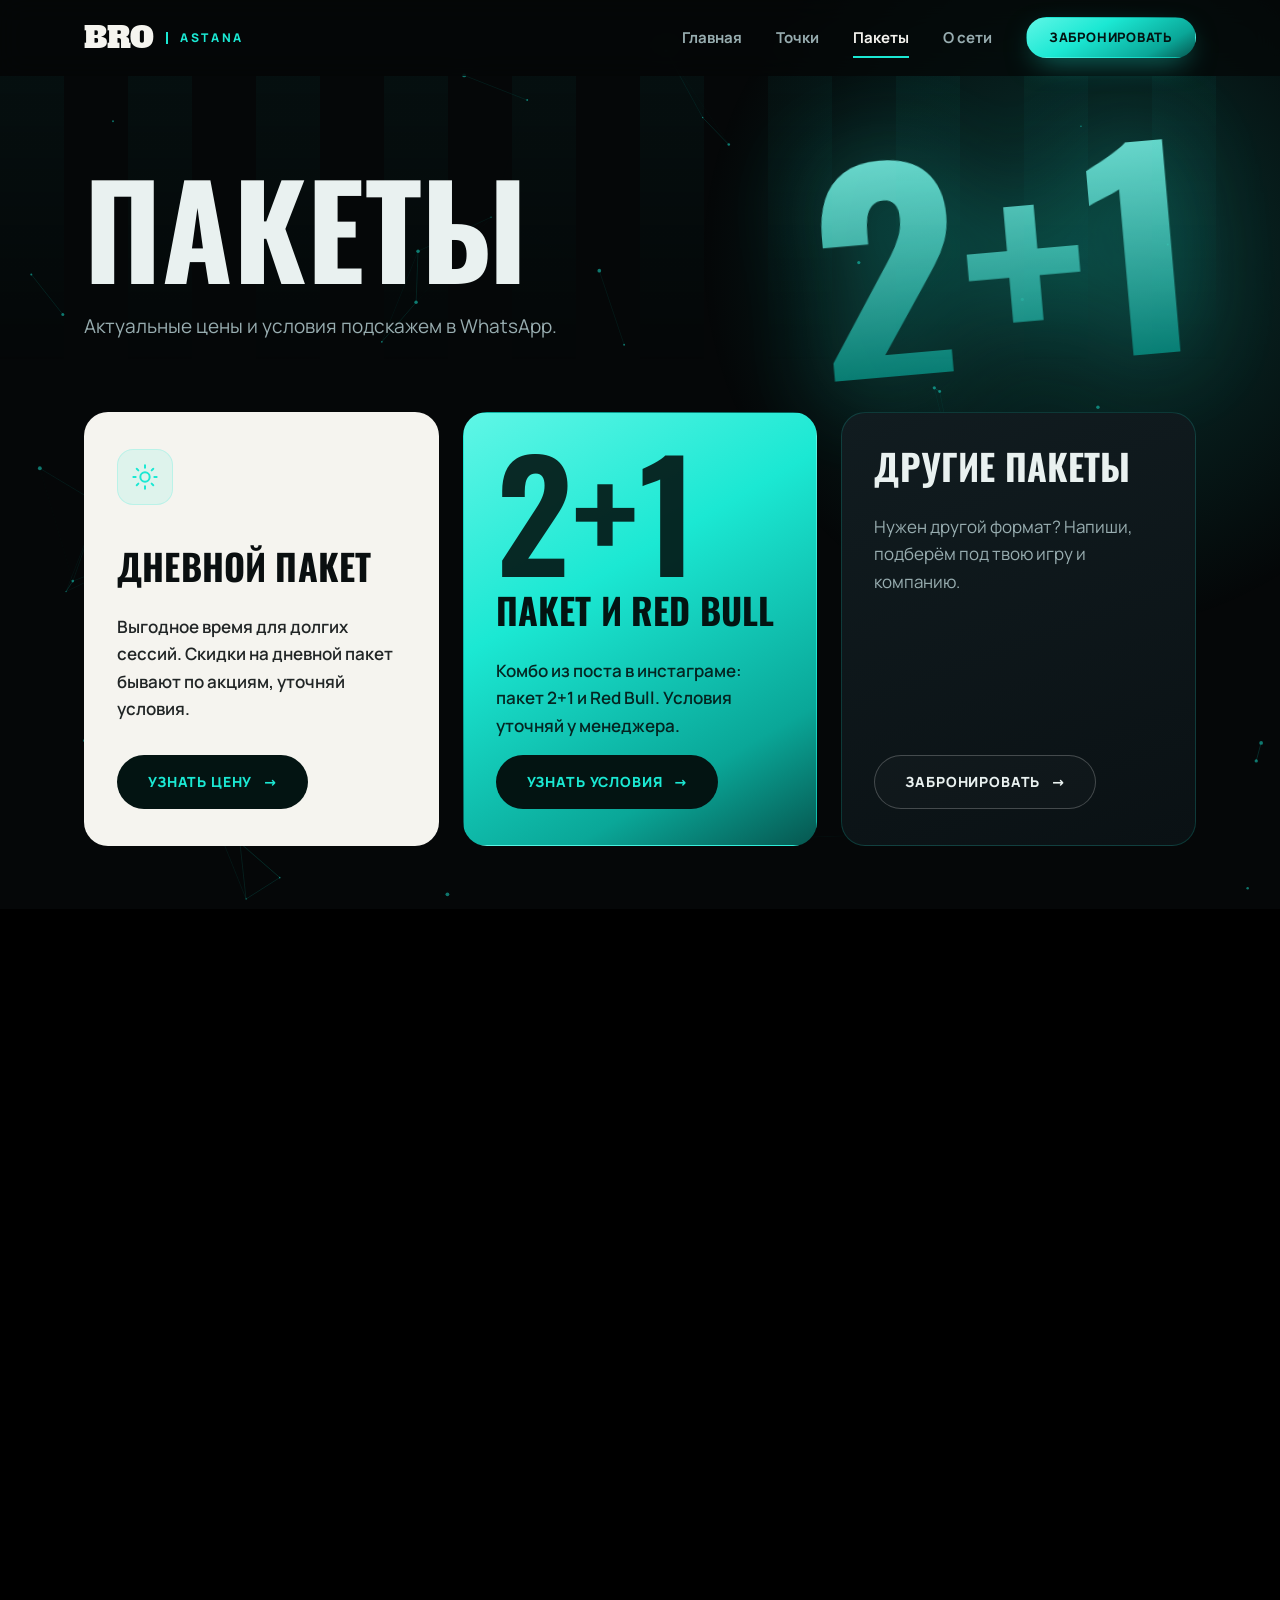
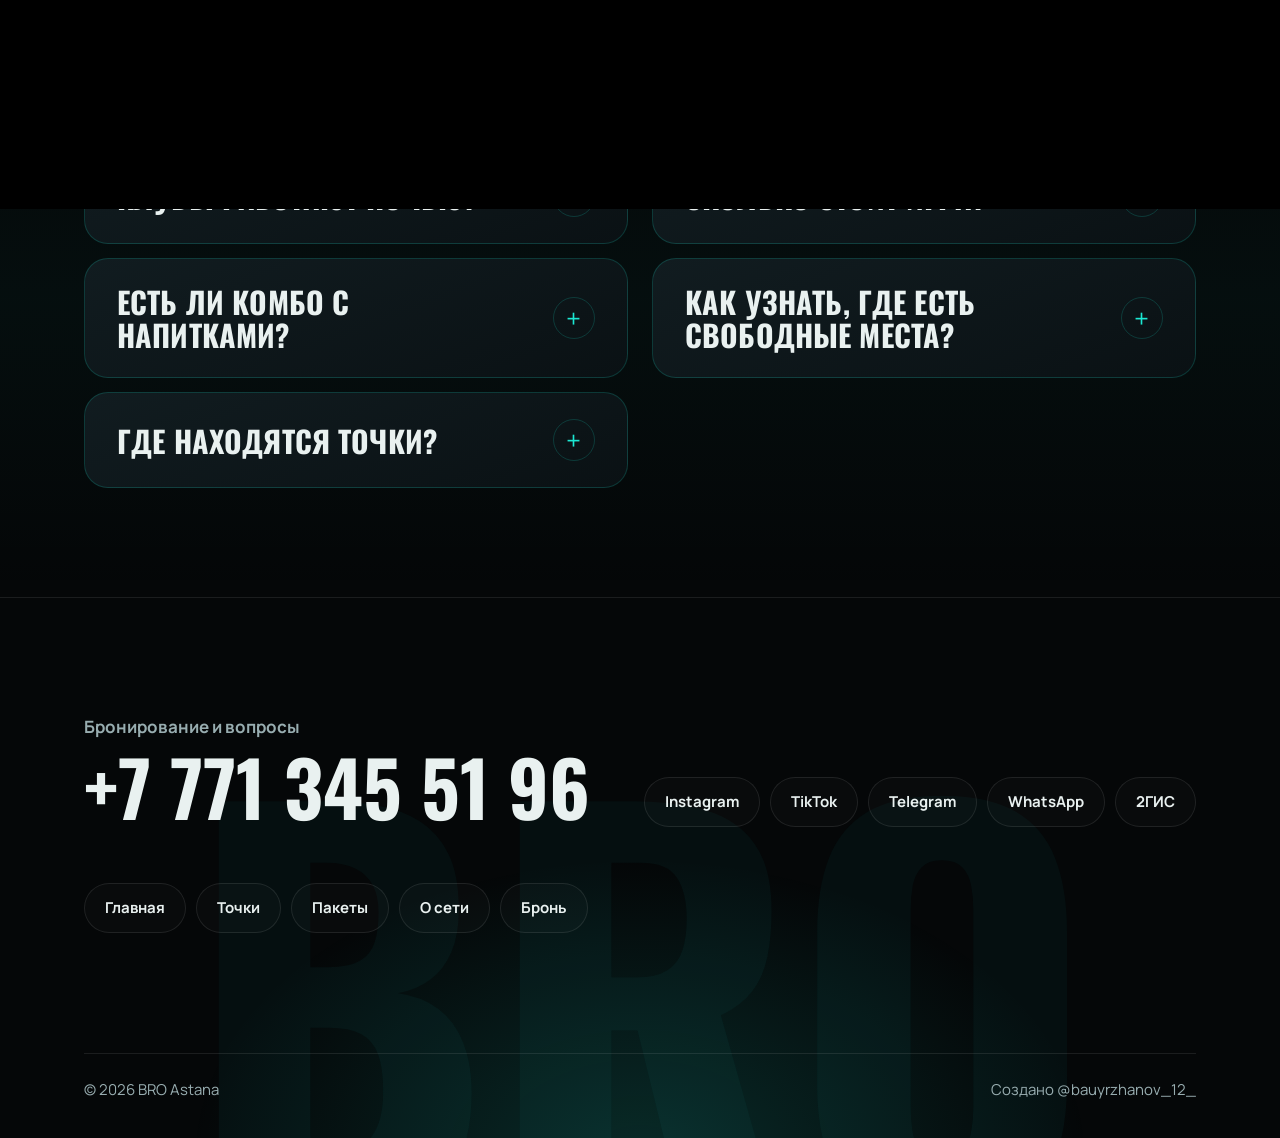
<file: packs.html>
<!DOCTYPE html>
<html lang="ru">
<head>
<meta charset="utf-8">
<meta name="viewport" content="width=device-width, initial-scale=1">
<meta name="description" content="Пакеты и комбо в компьютерных клубах BRO Astana. Актуальные цены уточняйте в WhatsApp.">
<meta name="theme-color" content="#050708">
<title>Пакеты — BRO Astana</title>
<link rel="icon" href="favicon.svg" type="image/svg+xml">
<link rel="preload" href="fonts/oswald-cyrillic-wght-normal.woff2" as="font" type="font/woff2" crossorigin>
<link rel="preload" href="fonts/manrope-cyrillic-wght-normal.woff2" as="font" type="font/woff2" crossorigin>
<link rel="stylesheet" href="styles.css">
<script>
(function(){var d=document.documentElement;d.classList.add('js');
try{if(!matchMedia('(prefers-reduced-motion: reduce)').matches)d.classList.add('cv')}catch(e){}
setTimeout(function(){d.classList.add('ready');d.classList.remove('cv','cv-out')},9000);
try{var p=location.pathname;if(/\.html$/.test(p))history.replaceState(null,'',p.replace(/index\.html$/,'').replace(/\.html$/,'')+location.search+location.hash)}catch(e){}})();
</script>
</head>
<body>
<a class="skip" href="#main">Перейти к содержимому</a>

<div class="curtain" aria-hidden="true"></div>
<div class="veil" aria-hidden="true"></div>
<div class="scroll-progress" aria-hidden="true"><i></i></div>
<canvas class="bg-canvas" id="bgCanvas" aria-hidden="true"></canvas>
<div class="cursor-glow" aria-hidden="true"></div>

<header class="site-header" id="top">
  <div class="wrap header-inner">
    <a class="brand" href="./" aria-label="BRO Astana, на главную">
      <span class="brand-word">BRO</span><span class="brand-city">Astana</span>
    </a>
    <nav id="nav" class="nav" aria-label="Разделы">
      <a href="./">Главная</a>
      <a href="clubs">Точки</a>
      <a href="packs" aria-current="page">Пакеты</a>
      <a href="about">О сети</a>
      <a class="btn btn-primary" href="book">Забронировать</a>
    </nav>
    <button type="button" class="burger" aria-expanded="false" aria-controls="nav" aria-label="Открыть меню">
      <span></span><span></span><span></span>
    </button>
  </div>
</header>

<main id="main">

  <section class="page-hero">
    <div class="wrap">
      <div class="hero-big display" aria-hidden="true">2+1</div>
      
      <h1 class="display rise" style="--i:1">Пакеты</h1>
      <p class="lead rise" style="--i:2">Актуальные цены и условия подскажем в WhatsApp.</p>
    </div>
  </section>

  <section class="section" style="padding-top:clamp(24px,3vw,48px)">
    <div class="wrap">
      <h2 class="sr-only">Наши пакеты</h2>
      <div class="grid-3">
        <article class="card pack is-paper reveal">
          <div class="icon"><svg viewBox="0 0 24 24" aria-hidden="true"><circle cx="12" cy="12" r="4"/><path d="M12 2v2M12 20v2M2 12h2M20 12h2M4.9 4.9l1.4 1.4M17.7 17.7l1.4 1.4M4.9 19.1l1.4-1.4M17.7 6.3l1.4-1.4"/></svg></div>
          <h3 class="display">Дневной пакет</h3>
          <p>Выгодное время для долгих сессий. Скидки на дневной пакет бывают по акциям, уточняй условия.</p>
          <a class="btn btn-ink" href="https://wa.me/77713455196?text=%D0%97%D0%B4%D1%80%D0%B0%D0%B2%D1%81%D1%82%D0%B2%D1%83%D0%B9%D1%82%D0%B5%21%20%D0%A5%D0%BE%D1%87%D1%83%20%D1%83%D0%B7%D0%BD%D0%B0%D1%82%D1%8C%20%D0%BF%D1%80%D0%BE%20%D0%B4%D0%BD%D0%B5%D0%B2%D0%BD%D0%BE%D0%B9%20%D0%BF%D0%B0%D0%BA%D0%B5%D1%82." target="_blank" rel="noopener">Узнать цену</a>
        </article>
        <article class="card pack is-teal reveal">
          <p class="combo-big display" aria-hidden="true">2+1</p>
          <h3 class="display">Пакет и Red Bull</h3>
          <p>Комбо из поста в инстаграме: пакет 2+1 и Red Bull. Условия уточняй у менеджера.</p>
          <a class="btn btn-ink" href="https://wa.me/77713455196?text=%D0%97%D0%B4%D1%80%D0%B0%D0%B2%D1%81%D1%82%D0%B2%D1%83%D0%B9%D1%82%D0%B5%21%20%D0%A5%D0%BE%D1%87%D1%83%20%D1%83%D0%B7%D0%BD%D0%B0%D1%82%D1%8C%20%D0%BF%D1%80%D0%BE%20%D0%BA%D0%BE%D0%BC%D0%B1%D0%BE%202%2B1%20%D0%B8%20Red%20Bull." target="_blank" rel="noopener">Узнать условия</a>
        </article>
        <article class="card pack reveal">
          <h3 class="display">Другие пакеты</h3>
          <p>Нужен другой формат? Напиши, подберём под твою игру и компанию.</p>
          <a class="btn btn-ghost" href="book">Забронировать</a>
        </article>
      </div>
    </div>
  </section>

  <section class="section section--tint section--glow-r" style="padding-top:0">
    <div class="wrap">
      <header class="sec-head reveal">
        <h2 class="display">Как забронировать</h2>
        <p>Три шага, и место за тобой.</p>
      </header>
      <div class="grid-3">
        <article class="card reveal"><div class="step-n display">1</div><h3 class="display">Выбери точку</h3><p>Любая из 8 точек в Астане, все открыты круглосуточно.</p></article>
        <article class="card reveal"><div class="step-n display">2</div><h3 class="display">Укажи время</h3><p>Дата, время и количество мест, остальное мы уточним в чате.</p></article>
        <article class="card reveal"><div class="step-n display">3</div><h3 class="display">Отправь в WhatsApp</h3><p>Откроется готовое сообщение, останется нажать «отправить».</p></article>
      </div>
      <p class="reveal" style="margin-top:48px"><a class="btn btn-primary" href="book">Забронировать место</a></p>
    </div>
  </section>

  <section class="section section--tint" style="padding-top:0">
    <div class="wrap">
      <header class="sec-head reveal">
        <h2 class="display">Частые вопросы</h2>
        <p>Если не нашёл ответ, напиши нам в WhatsApp.</p>
      </header>
      <div class="faq-list">
        <details class="card faq reveal"><summary class="display">Клубы работают ночью?</summary><p>Да, все точки BRO в Астане открыты 24/7.</p></details>
        <details class="card faq reveal"><summary class="display">Сколько стоит игра?</summary><p>Цена зависит от точки и пакета. Актуальные цены подскажем в WhatsApp или у менеджера.</p></details>
        <details class="card faq reveal"><summary class="display">Есть ли комбо с напитками?</summary><p>Да, например пакет 2+1 и Red Bull. Условия уточняй у менеджера.</p></details>
        <details class="card faq reveal"><summary class="display">Как узнать, где есть свободные места?</summary><p>Напиши нам в WhatsApp: укажи точку, время и количество мест.</p></details>
        <details class="card faq reveal"><summary class="display">Где находятся точки?</summary><p>Адреса, фото залов и отзывы есть в 2ГИС. Ссылка на карту есть на странице «Точки».</p></details>
      </div>
    </div>
  </section>
</main>

<footer class="site-footer">
  <div class="foot-word" aria-hidden="true">BRO</div>
  <div class="wrap">
    <div class="foot-top">
      <div>
        <p class="foot-label">Бронирование и вопросы</p>
        <a class="foot-phone" href="tel:+77713455196">+7&nbsp;771&nbsp;345&nbsp;51&nbsp;96</a>
      </div>
      <nav class="pills" aria-label="Соцсети">
        <a href="https://instagram.com/brocyberastana" target="_blank" rel="noopener">Instagram</a>
        <a href="https://www.tiktok.com/@brocyberclub.kz" target="_blank" rel="noopener">TikTok</a>
        <a href="https://t.me/BROCYBERCUP" target="_blank" rel="noopener">Telegram</a>
        <a href="https://wa.me/77713455196" target="_blank" rel="noopener">WhatsApp</a>
        <a href="https://2gis.kz/astana/firm/70000001111810491" target="_blank" rel="noopener">2ГИС</a>
      </nav>
    </div>
    <nav class="pills foot-nav" aria-label="Страницы">
      <a href="./">Главная</a>
      <a href="clubs">Точки</a>
      <a href="packs">Пакеты</a>
      <a href="about">О сети</a>
      <a href="book">Бронь</a>
    </nav>
    <div class="foot-bottom">
      <span>© 2026 BRO Astana</span>
      <span>Создано @bauyrzhanov_12_</span>
    </div>
  </div>
</footer>

<div class="toast" id="toast" role="status" aria-live="polite"></div>
<script src="script.js"></script>
</body>
</html>
</file>
<file: styles.css>
/* ============================================================
   BRO Astana — design system
   one radius scale, one card, one button set, one glow
   ============================================================ */

/* ---------- fonts (self-hosted) ---------- */
@font-face {
  font-family: "Oswald"; font-style: normal; font-weight: 200 700; font-display: swap;
  src: url("fonts/oswald-cyrillic-wght-normal.woff2") format("woff2");
  unicode-range: U+0301, U+0400-045F, U+0490-0491, U+04B0-04B1, U+2116;
}
@font-face {
  font-family: "Oswald"; font-style: normal; font-weight: 200 700; font-display: swap;
  src: url("fonts/oswald-latin-wght-normal.woff2") format("woff2");
  unicode-range: U+0000-00FF, U+0131, U+0152-0153, U+02BB-02BC, U+02C6, U+02DA, U+02DC, U+0304, U+0308, U+0329, U+2000-206F, U+20AC, U+2122, U+2191, U+2193, U+2212, U+2215, U+FEFF, U+FFFD;
}
@font-face {
  font-family: "Manrope"; font-style: normal; font-weight: 200 800; font-display: swap;
  src: url("fonts/manrope-cyrillic-wght-normal.woff2") format("woff2");
  unicode-range: U+0301, U+0400-045F, U+0490-0491, U+04B0-04B1, U+2116;
}
@font-face {
  font-family: "Manrope"; font-style: normal; font-weight: 200 800; font-display: swap;
  src: url("fonts/manrope-latin-wght-normal.woff2") format("woff2");
  unicode-range: U+0000-00FF, U+0131, U+0152-0153, U+02BB-02BC, U+02C6, U+02DA, U+02DC, U+0304, U+0308, U+0329, U+2000-206F, U+20AC, U+2122, U+2191, U+2193, U+2212, U+2215, U+FEFF, U+FFFD;
}
@font-face {
  font-family: "Dancing Script"; font-style: normal; font-weight: 400 700; font-display: swap;
  src: url("fonts/dancing-script-latin-wght-normal.woff2") format("woff2");
}
@font-face {
  font-family: "Alfa Slab One"; font-style: normal; font-weight: 400; font-display: swap;
  src: url("fonts/alfa-slab-one-latin-400-normal.woff2") format("woff2");
}

/* ---------- tokens ---------- */
:root {
  --bg: #050708;
  --bg-2: #0a1012;
  --bg-3: #101a1d;
  --line: rgba(255, 255, 255, .09);
  --line-teal: rgba(27, 232, 211, .18);
  --paper: #f5f4ef;
  --text: #e9f1f0;
  --muted: #98adb0;
  --teal: #1be8d3;
  --teal-hi: #7ffcee;
  --teal-lo: #0a8f83;
  --ink: #031412;

  --r-card: 24px;
  --r-input: 14px;
  --r-pill: 999px;

  --gap: 24px;
  --section: clamp(72px, 8.5vw, 120px);
  --head-gap: clamp(32px, 4vw, 48px);

  --glow-sm: 0 0 24px rgba(27, 232, 211, .35);
  --glow-lg: 0 28px 70px -22px rgba(27, 232, 211, .55);
  --grad-teal: linear-gradient(150deg, #5ff6e6 0%, #1be8d3 38%, #0aa798 78%, #06564f 100%);
  --grad-card: linear-gradient(160deg, #111c20 0%, #0a1114 100%);

  --ease: cubic-bezier(.22, .7, .2, 1);
  --header-h: 76px;
  --f-display: "Oswald", "Arial Narrow", Impact, sans-serif;
  --f-body: "Manrope", "Segoe UI", system-ui, sans-serif;
  --f-script: "Dancing Script", "Brush Script MT", cursive;
}

* { box-sizing: border-box; margin: 0; padding: 0; }
html { scroll-behavior: smooth; scroll-padding-top: calc(var(--header-h) + 12px); }
body {
  background: var(--bg); color: var(--text);
  font: 400 17px/1.6 var(--f-body);
  -webkit-font-smoothing: antialiased; overflow-x: hidden;
}
a { color: inherit; }
ul { list-style: none; }
svg { display: block; }
:focus-visible { outline: 2px solid var(--teal); outline-offset: 3px; }

.wrap { max-width: 1160px; margin: 0 auto; padding: 0 24px; }
.display { font-family: var(--f-display); font-weight: 700; text-transform: uppercase; line-height: .95; letter-spacing: .005em; }
.script { font-family: var(--f-script); font-weight: 600; color: var(--teal); line-height: 1.05; }
.lead { color: var(--muted); font-size: 19px; max-width: 46ch; }

.skip { position: absolute; left: -9999px; top: 8px; z-index: 100; background: var(--teal); color: var(--ink); padding: 8px 14px; border-radius: var(--r-pill); }
.skip:focus { left: 8px; }

/* ---------- section rhythm ---------- */
.section { position: relative; padding-block: var(--section); isolation: isolate; overflow-x: clip; }
.section--glow::before {
  content: ""; position: absolute; z-index: -1; pointer-events: none;
  width: 720px; height: 720px; left: -260px; top: 10%;
  background: radial-gradient(closest-side, rgba(27, 232, 211, .13), transparent);
}
.section--glow-r::before { left: auto; right: -260px; }
.section--tight { padding-block: clamp(40px, 5vw, 64px); }
.section--tint { background: linear-gradient(180deg, transparent, rgba(27, 232, 211, .035) 50%, transparent); }

.sec-head { margin-bottom: var(--head-gap); display: flex; flex-wrap: wrap; align-items: end; justify-content: space-between; gap: 16px 40px; }
.sec-head h2 { font-size: clamp(44px, 6.4vw, 80px); }
.sec-head p { color: var(--muted); max-width: 38ch; }

/* ---------- buttons ---------- */
.btn {
  position: relative; display: inline-flex; align-items: center; gap: 12px; overflow: hidden; isolation: isolate;
  font: 800 14px/1 var(--f-body); letter-spacing: .06em; text-transform: uppercase; text-decoration: none;
  padding: 19px 30px; border-radius: var(--r-pill); border: 1.5px solid transparent; cursor: pointer;
  transition: transform .3s var(--ease), box-shadow .3s var(--ease), background .3s, color .3s, border-color .3s;
}
.btn::after { content: "\2192"; transition: transform .3s var(--ease); }
.btn:hover { transform: translateY(-3px); }
.btn:hover::after { transform: translateX(5px); }
.btn:active { transform: translateY(0); }

.btn-primary { background: var(--grad-teal); color: var(--ink); box-shadow: 0 10px 30px -10px rgba(27, 232, 211, .6); }
.btn-primary::before {
  content: ""; position: absolute; inset: 0; z-index: -1; transform: translateX(-120%) skewX(-20deg);
  background: linear-gradient(90deg, transparent, rgba(255, 255, 255, .55), transparent); transition: transform .7s var(--ease);
}
.btn-primary:hover { box-shadow: 0 16px 44px -8px rgba(27, 232, 211, .85); }
.btn-primary:hover::before { transform: translateX(120%) skewX(-20deg); }

.btn-ghost { color: var(--text); border-color: rgba(255, 255, 255, .22); background: rgba(255, 255, 255, .02); }
.btn-ghost:hover { color: var(--teal); border-color: var(--teal); background: rgba(27, 232, 211, .08); box-shadow: var(--glow-sm); }

.btn-ink { background: var(--ink); color: var(--teal); }
.btn-ink:hover { background: #000; box-shadow: 0 14px 34px -10px rgba(0, 0, 0, .6); }

/* ---------- cards (one component) ---------- */
.card {
  --mx: 50%; --my: 0%;
  position: relative; isolation: isolate; overflow: hidden;
  border-radius: var(--r-card); padding: 36px 32px;
  background: var(--grad-card); border: 1px solid var(--line-teal);
  transition: transform .4s var(--ease), box-shadow .4s var(--ease), border-color .4s;
}
.card > * { position: relative; }
.card::before {
  content: ""; position: absolute; inset: 0; z-index: 0; pointer-events: none; opacity: 0; transition: opacity .35s;
  background: radial-gradient(320px circle at var(--mx) var(--my), rgba(27, 232, 211, .2), transparent 65%);
}
.card:hover { transform: translateY(-8px); border-color: rgba(27, 232, 211, .6); box-shadow: var(--glow-lg); }
.card:hover::before { opacity: 1; }

.card.is-teal { background: var(--grad-teal); color: var(--ink); border-color: transparent; }
.card.is-teal::before { background: radial-gradient(320px circle at var(--mx) var(--my), rgba(255, 255, 255, .38), transparent 65%); }
.card.is-paper { background: var(--paper); color: #0a0f10; border-color: transparent; }
.card.is-paper::before { background: radial-gradient(320px circle at var(--mx) var(--my), rgba(27, 232, 211, .3), transparent 65%); }
.card.is-paper .muted, .card.is-teal .muted { color: inherit; opacity: .8; }

.card h3 { font-size: 36px; margin-bottom: 14px; }
.card p { color: var(--muted); }
.card.is-teal p, .card.is-paper p { color: inherit; opacity: .9; font-weight: 600; }

/* ---------- header ---------- */
.site-header {
  position: sticky; top: 0; z-index: 50; height: var(--header-h);
  background: rgba(5, 7, 8, .72); backdrop-filter: blur(14px); -webkit-backdrop-filter: blur(14px);
  border-bottom: 1px solid transparent; transition: border-color .3s, background .3s;
}
.site-header.is-scrolled { border-bottom-color: var(--line); background: rgba(5, 7, 8, .88); }
.header-inner { height: 100%; display: flex; align-items: center; justify-content: space-between; gap: 24px; }

.brand { display: flex; align-items: center; gap: 12px; text-decoration: none; }
.brand-word { font: 400 30px/1 "Alfa Slab One", serif; letter-spacing: -.01em; color: var(--paper); transition: color .3s, text-shadow .3s; }
.brand-city { font: 800 12px/1 var(--f-body); letter-spacing: .22em; text-transform: uppercase; color: var(--teal); padding-left: 12px; border-left: 2px solid var(--teal); }
.brand:hover .brand-word { color: var(--teal-hi); text-shadow: 0 0 22px rgba(27, 232, 211, .6); }

.nav { display: flex; align-items: center; gap: 34px; font-size: 15px; font-weight: 700; }
.nav a:not(.btn) { position: relative; text-decoration: none; color: var(--muted); padding: 6px 0; transition: color .25s; }
.nav a:not(.btn)::after { content: ""; position: absolute; left: 0; right: 0; bottom: -2px; height: 2px; background: var(--teal); transform: scaleX(0); transform-origin: left; transition: transform .35s var(--ease); }
.nav a:not(.btn):hover, .nav a[aria-current="page"] { color: var(--paper); }
.nav a:not(.btn):hover::after, .nav a[aria-current="page"]::after { transform: scaleX(1); }
.nav .btn { padding: 13px 22px; font-size: 13px; }
.nav .btn::after { display: none; }

.burger { display: none; width: 46px; height: 46px; background: none; border: 0; cursor: pointer; flex-direction: column; justify-content: center; gap: 6px; padding: 0 11px; }
.burger span { display: block; height: 2px; background: var(--paper); transition: transform .3s var(--ease), opacity .2s; }
.burger[aria-expanded="true"] span:nth-child(1) { transform: translateY(8px) rotate(45deg); }
.burger[aria-expanded="true"] span:nth-child(2) { opacity: 0; }
.burger[aria-expanded="true"] span:nth-child(3) { transform: translateY(-8px) rotate(-45deg); }

/* ---------- home hero ---------- */
.hero { position: relative; overflow: hidden; padding: 56px 0 96px; isolation: isolate; }
.hero-bg {
  position: absolute; inset: 0; z-index: -1;
  background:
    radial-gradient(55% 65% at 80% 50%, rgba(27, 232, 211, .24), transparent 70%),
    repeating-linear-gradient(90deg, rgba(27, 232, 211, .05) 0 64px, transparent 64px 128px);
  -webkit-mask-image: linear-gradient(180deg, #000 65%, transparent);
  mask-image: linear-gradient(180deg, #000 65%, transparent);
}
.hero-grid { display: grid; grid-template-columns: 1fr 1fr; gap: 24px; align-items: center; }
.hero-script { font-size: clamp(44px, 5.6vw, 68px); margin-bottom: 8px; }
.hero-title { font-size: clamp(60px, 8.6vw, 124px); display: grid; margin-bottom: 28px; }
.hero-title span { display: block; }
.hero-title .glow-word { background: linear-gradient(90deg, var(--teal-hi), var(--teal)); -webkit-background-clip: text; background-clip: text; color: transparent; filter: drop-shadow(0 0 28px rgba(27, 232, 211, .45)); }
.actions { display: flex; gap: 14px; flex-wrap: wrap; margin-top: 34px; }

.rate-chip {
  display: inline-flex; align-items: center; gap: 12px; margin-top: 34px; text-decoration: none;
  padding: 8px 20px 8px 8px; border-radius: var(--r-pill); font-size: 15px; color: var(--muted);
  border: 1px solid var(--line); background: rgba(255, 255, 255, .03); transition: border-color .3s, box-shadow .3s, color .3s;
}
.rate-chip:hover { border-color: var(--teal); box-shadow: var(--glow-sm); color: var(--text); }
.rate-chip strong { background: var(--grad-teal); color: var(--ink); font: 700 22px/1 var(--f-display); padding: 9px 14px; border-radius: var(--r-pill); }

/* keyboard */
.kb-stage { position: relative; perspective: 1500px; padding: 20px 0 10px; animation: float 7s ease-in-out infinite; }
@keyframes float { 50% { transform: translateY(-14px); } }
.kb {
  --key: clamp(24px, 3.5vw, 40px);
  display: grid; gap: 7px; padding: 16px; width: 118%; max-width: 760px; margin-left: auto; margin-right: -8%;
  background: linear-gradient(160deg, #122026, #070c0e);
  border: 1px solid rgba(27, 232, 211, .32); border-radius: 22px;
  box-shadow: 0 50px 100px -30px rgba(27, 232, 211, .55), 0 0 0 1px #000;
  transform: rotateX(calc(54deg + var(--ty, 0deg))) rotateZ(calc(-20deg + var(--tx, 0deg))); transform-style: preserve-3d;
  transition: transform .45s var(--ease);
}
.kb-row { display: flex; gap: 7px; }
.key {
  flex: var(--w, 1) 1 0; min-width: 0; height: var(--key); display: grid; place-items: center;
  font: 700 9px/1 var(--f-body); color: #6b868b; letter-spacing: .04em;
  background: linear-gradient(#1b282d, #0f171a); border-radius: 6px;
  box-shadow: inset 0 1px 0 rgba(255, 255, 255, .12), 0 3px 0 #04070a;
  transition: background .8s, color .8s, box-shadow .8s; cursor: default; user-select: none;
}
.key.soft { color: var(--teal); box-shadow: inset 0 0 0 1px rgba(27, 232, 211, .5), 0 3px 0 #04070a; }
.key.accent { background: var(--grad-teal); color: var(--ink); box-shadow: 0 0 22px rgba(27, 232, 211, .7), 0 3px 0 #0a6d64; }
.key.on { background: linear-gradient(#9dfcf2, #1be8d3); color: var(--ink); box-shadow: 0 0 22px 3px rgba(27, 232, 211, .9), 0 3px 0 #0a6d64; transition: none; }
.kb-hint { text-align: center; margin-top: 24px; font: 600 14px var(--f-body); color: var(--muted); }

/* ---------- inner page hero ---------- */
.page-hero { position: relative; overflow-x: clip; padding: clamp(56px, 7vw, 96px) 0 clamp(16px, 3vw, 32px); isolation: isolate; }
.page-hero .wrap { position: relative; }
.page-hero::before {
  content: ""; position: absolute; z-index: -1; right: -180px; top: -200px; width: 760px; height: 760px;
  background: radial-gradient(closest-side, rgba(27, 232, 211, .2), transparent);
}
.page-hero::after {
  content: ""; position: absolute; z-index: -1; inset: 0;
  background: repeating-linear-gradient(90deg, rgba(27, 232, 211, .04) 0 64px, transparent 64px 128px);
  -webkit-mask-image: linear-gradient(180deg, #000, transparent); mask-image: linear-gradient(180deg, #000, transparent);
}
.page-hero .script { font-size: clamp(36px, 5vw, 56px); margin-bottom: 6px; }
.page-hero h1 { font-size: clamp(60px, 10vw, 140px); margin-bottom: 24px; }
.hero-big {
  position: absolute; z-index: -1; right: 24px; top: 50%; transform: translateY(-50%) rotate(-5deg);
  font-size: clamp(130px, 22vw, 320px); line-height: .8; pointer-events: none; user-select: none;
  background: linear-gradient(180deg, var(--teal-hi), var(--teal-lo)); -webkit-background-clip: text; background-clip: text; color: transparent;
  filter: drop-shadow(0 0 50px rgba(27, 232, 211, .4)); opacity: .85;
  animation: bob 8s ease-in-out infinite;
}
@keyframes bob { 50% { transform: translateY(-54%) rotate(-3deg); } }

/* ---------- marquee ---------- */
.marquee { border-block: 1px solid var(--line); background: var(--bg-2); overflow: hidden; padding: 18px 0; }
.marquee-track { display: flex; align-items: center; gap: 32px; width: max-content; animation: slide 40s linear infinite; }
.marquee-track span { font: 700 32px/1 var(--f-display); text-transform: uppercase; white-space: nowrap; color: var(--paper); }
.marquee-track span.alt { color: var(--teal); text-shadow: 0 0 26px rgba(27, 232, 211, .4); }
.marquee-track i { width: 11px; height: 11px; background: var(--teal); transform: rotate(45deg); flex: none; box-shadow: var(--glow-sm); }
@keyframes slide { to { transform: translateX(-50%); } }
.marquee:hover .marquee-track { animation-play-state: paused; }

/* ---------- tiles (cards) ---------- */
.tiles { display: grid; grid-template-columns: repeat(4, 1fr); gap: var(--gap); }
.tiles--four { grid-template-columns: repeat(4, 1fr); }
.tile { display: block; padding: 0; aspect-ratio: 4 / 5; container-type: inline-size; text-decoration: none; }
.tile .tl, .tile .tr { position: absolute; top: 18px; font: 700 12px/1 var(--f-display); letter-spacing: .2em; opacity: .8; }
.tile .tl { left: 20px; }
.tile .tr { right: 20px; }
.tile .tname { position: absolute; left: 12px; right: 12px; top: 45%; transform: translateY(-50%); text-align: center; font-size: var(--fs, 20cqi); line-height: 1; }
.tile .tb {
  position: absolute; left: 20px; right: 20px; bottom: 20px; padding-top: 14px; border-top: 1px solid currentColor;
  display: flex; justify-content: space-between; font: 800 12px/1 var(--f-body); letter-spacing: .08em; text-transform: uppercase;
}
.tile .tb::after { content: "\2192"; transition: transform .3s var(--ease); }
.tile:hover .tb::after { transform: translateX(6px); }

.tile.is-dark .tname { color: var(--teal); text-shadow: 0 0 30px rgba(27, 232, 211, .5); }
.tile.is-paper .tname::after { content: ""; display: block; height: 5px; width: 56%; margin: .14em auto 0; background: var(--grad-teal); border-radius: 3px; }
.tile.is-teal { background: repeating-linear-gradient(90deg, rgba(0, 0, 0, .09) 0 16%, transparent 16% 32%), var(--grad-teal); }

/* ---------- feature cards ---------- */
.grid-3 { display: grid; grid-template-columns: repeat(3, 1fr); gap: var(--gap); }
.grid-2 { display: grid; grid-template-columns: repeat(2, 1fr); gap: var(--gap); }
.grid-4 { display: grid; grid-template-columns: repeat(4, 1fr); gap: var(--gap); }
.icon { width: 56px; height: 56px; border-radius: 16px; display: grid; place-items: center; margin-bottom: 28px; background: rgba(27, 232, 211, .1); border: 1px solid var(--line-teal); color: var(--teal); transition: background .3s, box-shadow .3s; }
.icon svg { width: 28px; height: 28px; fill: none; stroke: currentColor; stroke-width: 1.7; stroke-linecap: round; stroke-linejoin: round; }
.card:hover .icon { background: rgba(27, 232, 211, .2); box-shadow: var(--glow-sm); }

/* ---------- packs ---------- */
.pack { display: flex; flex-direction: column; gap: 16px; }
.pack .script { font-size: 48px; }
.pack .btn { margin-top: auto; align-self: flex-start; }
.is-paper .script { color: #0a0f10; }
.combo-big { font-size: 150px; line-height: .8; margin-bottom: 8px; }

/* ---------- steps ---------- */
.step-n { font: 700 64px/1 var(--f-display); color: var(--teal); margin-bottom: 16px; text-shadow: 0 0 30px rgba(27, 232, 211, .4); }

/* ---------- about ---------- */
.about-grid { display: grid; grid-template-columns: .95fr 1.05fr; gap: var(--gap); align-items: stretch; }
.poster { display: flex; flex-direction: column; justify-content: space-between; gap: 48px; min-height: 440px; padding: 44px 40px; }
.poster .script { font-size: clamp(64px, 8vw, 104px); color: #0a0f10; }
.poster p { font-weight: 700; font-size: 19px; max-width: 28ch; opacity: 1 !important; color: #0a0f10 !important; }
.stack { display: grid; gap: var(--gap); }
.stack .card { padding: 28px 32px; }
.stack .card h3 { font-size: 32px; margin-bottom: 8px; }

.score-card { display: grid; grid-template-columns: auto 1fr; gap: clamp(32px, 6vw, 80px); align-items: center; padding: clamp(36px, 5vw, 64px); }
.score { font-size: clamp(140px, 20vw, 260px); line-height: .8; background: linear-gradient(180deg, var(--teal-hi), var(--teal)); -webkit-background-clip: text; background-clip: text; color: transparent; filter: drop-shadow(0 0 40px rgba(27, 232, 211, .4)); }
.score-card h2 { font-size: clamp(36px, 5vw, 60px); margin-bottom: 14px; }
.score-card .btn { margin-top: 28px; }

.social { display: flex; flex-direction: column; gap: 8px; padding: 28px; text-decoration: none; }
.social strong { font: 700 30px/1 var(--f-display); text-transform: uppercase; }
.social span { color: var(--muted); font-size: 15px; }

/* ---------- CTA band ---------- */
.cta-card { display: grid; grid-template-columns: 1fr 1fr; gap: 24px clamp(32px, 6vw, 80px); align-items: stretch; padding: clamp(28px, 3.6vw, 44px) clamp(28px, 4vw, 52px); }
.cta-card .script { font-size: clamp(32px, 4vw, 50px); color: var(--ink); margin-bottom: 2px; }
.cta-card h2 { font-size: clamp(40px, 5.2vw, 72px); margin-bottom: 12px; }
/* chips on top, the black button in the bottom-right corner */
.cta-card:not(.cta-card--compact) .cta-act { align-items: flex-end; text-align: right; gap: 14px; }
.cta-card:not(.cta-card--compact) .cta-act .chips { justify-content: flex-end; }
.cta-card:not(.cta-card--compact) .cta-act .btn { margin-top: auto; }
.cta-act { display: flex; flex-direction: column; align-items: flex-start; gap: 18px; }
.cta-act.cta-row { flex-direction: row; flex-wrap: wrap; gap: 14px; margin-top: 8px; }
.cta-label { font: 800 14px/1 var(--f-body); letter-spacing: .06em; text-transform: uppercase; opacity: .75; }
.chips { display: flex; flex-wrap: wrap; gap: 10px; }
.chips .chip {
  text-decoration: none; padding: 11px 18px; border-radius: var(--r-pill); font: 800 13px/1 var(--f-body); letter-spacing: .05em;
  color: var(--ink); border: 1.5px solid rgba(3, 20, 18, .4); background: rgba(3, 20, 18, .08);
  transition: background .25s, color .25s, border-color .25s, transform .25s var(--ease);
}
.chips .chip:hover { background: var(--ink); color: var(--teal); border-color: var(--ink); transform: translateY(-2px); }
.cta-card:hover { transform: translateY(-6px); }
.cta-card--compact { grid-template-columns: 1fr; }
.cta-card--compact h2 { font-size: clamp(36px, 5vw, 64px); }

/* ---------- booking ---------- */
.book-grid { display: grid; grid-template-columns: .8fr 1.2fr; gap: var(--gap); align-items: stretch; }
.info-card { display: grid; gap: 28px; align-content: space-between; }
.info-card .label { color: var(--muted); font-size: 14px; font-weight: 700; margin-bottom: 4px; }
.info-card a, .info-card .val { font: 700 34px/1.05 var(--f-display); text-transform: uppercase; text-decoration: none; transition: color .25s; }
.info-card a:hover { color: var(--teal); }
.picked { display: inline-flex; align-items: center; gap: 10px; padding: 10px 18px; border-radius: var(--r-pill); background: rgba(27, 232, 211, .1); border: 1px solid var(--line-teal); color: var(--teal); font-weight: 800; font-size: 14px; }

.book-form { display: grid; grid-template-columns: repeat(3, 1fr); gap: 22px; padding: clamp(28px, 4vw, 48px); }
.book-form:hover { transform: none; }
.book-form label { display: flex; flex-direction: column; gap: 9px; font-size: 14px; font-weight: 700; color: var(--muted); }
.book-form .f-wide { grid-column: 1 / -1; }
.book-form input, .book-form select {
  width: 100%; background: rgba(0, 0, 0, .35); color: var(--text); font: 600 16px var(--f-body);
  border: 1px solid var(--line); border-radius: var(--r-input); padding: 16px 18px; color-scheme: dark;
  transition: border-color .25s, box-shadow .25s, background .25s;
}
.book-form input:hover, .book-form select:hover { border-color: rgba(27, 232, 211, .4); }
.book-form input:focus, .book-form select:focus { outline: none; border-color: var(--teal); box-shadow: 0 0 0 4px rgba(27, 232, 211, .16), var(--glow-sm); background: rgba(0, 0, 0, .5); }
.book-form .is-invalid { border-color: #ff6b6b; box-shadow: 0 0 0 4px rgba(255, 107, 107, .14); }
.book-form .btn { justify-self: start; }
.form-note { grid-column: 1 / -1; color: var(--muted); font-size: 15px; min-height: 1.5em; }

/* ---------- footer ---------- */
.site-footer { position: relative; overflow: hidden; padding: clamp(72px, 9vw, 120px) 0 36px; border-top: 1px solid var(--line); isolation: isolate; }
.site-footer::before { content: ""; position: absolute; z-index: -1; left: 50%; bottom: -320px; width: 900px; height: 600px; transform: translateX(-50%); background: radial-gradient(closest-side, rgba(27, 232, 211, .16), transparent); }
.foot-word { position: absolute; z-index: -1; left: 50%; bottom: -.2em; transform: translateX(-50%); font: 700 clamp(220px, 40vw, 520px)/1 var(--f-display); color: rgba(27, 232, 211, .04); pointer-events: none; user-select: none; }
.foot-top { display: flex; justify-content: space-between; align-items: flex-end; gap: 40px; flex-wrap: wrap; margin-bottom: 56px; }
.foot-label { color: var(--muted); font-weight: 700; margin-bottom: 8px; }
.foot-phone { font: 700 clamp(40px, 6vw, 76px)/1 var(--f-display); text-decoration: none; transition: color .25s, text-shadow .25s; }
.foot-phone:hover { color: var(--teal); text-shadow: 0 0 36px rgba(27, 232, 211, .5); }
.pills { display: flex; gap: 10px; flex-wrap: wrap; }
.pills a { display: block; text-decoration: none; padding: 12px 20px; border-radius: var(--r-pill); font-weight: 700; font-size: 15px; border: 1px solid var(--line); background: rgba(255, 255, 255, .02); transition: border-color .25s, color .25s, background .25s, transform .25s var(--ease), box-shadow .25s; }
.pills a:hover { border-color: var(--teal); color: var(--teal); background: rgba(27, 232, 211, .08); transform: translateY(-2px); box-shadow: var(--glow-sm); }
.foot-nav { margin-bottom: 120px; }
.foot-bottom { display: flex; justify-content: space-between; flex-wrap: wrap; gap: 12px; color: var(--muted); font-size: 15px; padding-top: 24px; border-top: 1px solid var(--line); }

/* ---------- toast ---------- */
.toast {
  position: fixed; left: 50%; bottom: 28px; z-index: 60; transform: translate(-50%, 160%);
  background: var(--grad-teal); color: var(--ink); font-weight: 800; padding: 14px 24px; border-radius: var(--r-pill); box-shadow: var(--glow-lg);
  opacity: 0; visibility: hidden; pointer-events: none; transition: transform .4s var(--ease), opacity .3s, visibility .4s;
}
.toast.is-visible { transform: translate(-50%, 0); opacity: 1; visibility: visible; }

/* ---------- motion ---------- */

.js .reveal { opacity: 0; transform: translateY(30px); transition: opacity .9s var(--ease) var(--d, 0s), transform .9s var(--ease) var(--d, 0s); }
.js .reveal.is-in { opacity: 1; transform: none; }

@media (prefers-reduced-motion: reduce) {
  html { scroll-behavior: auto; }
  *, *::before, *::after { transition: none !important; animation: none !important; }
  .js .reveal { opacity: 1; transform: none; }
}

/* ---------- responsive ---------- */
@media (max-width: 1000px) {
  .tiles, .tiles--four { grid-template-columns: repeat(3, 1fr); }
  .grid-3, .grid-4 { grid-template-columns: 1fr 1fr; }
  .about-grid, .book-grid { grid-template-columns: 1fr; }
  .poster { min-height: 340px; }
  .cta-card { grid-template-columns: 1fr; }
  .cta-card:not(.cta-card--compact) .cta-act { align-items: flex-start; text-align: left; }
  .cta-card:not(.cta-card--compact) .cta-act .chips { justify-content: flex-start; }
  .cta-card:not(.cta-card--compact) .cta-act .btn { margin-top: 6px; }
  .book-form { grid-template-columns: 1fr 1fr; }
  .book-form label:nth-of-type(5) { grid-column: 1 / -1; }
}

@media (max-width: 860px) {
  .burger { display: flex; }
  .nav {
    position: fixed; inset: var(--header-h) 0 auto 0; flex-direction: column; align-items: stretch; gap: 0;
    background: rgba(5, 7, 8, .98); border-bottom: 1px solid var(--line); padding: 8px 24px 24px;
    transform: translateY(-120%); visibility: hidden; transition: transform .4s var(--ease), visibility .4s;
  }
  .nav.is-open { transform: none; visibility: visible; }
  .nav a:not(.btn) { padding: 16px 0; font-size: 19px; color: var(--paper); border-bottom: 1px solid var(--line); }
  .nav a:not(.btn)::after { display: none; }
  .nav .btn { margin-top: 18px; justify-content: center; padding: 18px; font-size: 14px; }

  .hero { padding-bottom: 56px; }
  .hero-grid { grid-template-columns: 1fr; }
  .kb-stage { margin: -6px -12px 0; }
  .kb { width: 100%; margin: 0 auto; }
  .score-card { grid-template-columns: 1fr; gap: 24px; }
  .marquee-track span { font-size: 26px; }
}

@media (max-width: 640px) {
  .wrap { padding: 0 18px; }
  .brand-word { font-size: 26px; }
  .tiles, .tiles--four { grid-template-columns: 1fr 1fr; gap: 14px; }
  .tile .tl { left: 14px; top: 14px; }
  .tile .tr { right: 14px; top: 14px; }
  .tile .tb { left: 14px; right: 14px; bottom: 14px; font-size: 10.5px; }
  .grid-3, .grid-2, .grid-4 { grid-template-columns: 1fr; }
  .pack { min-height: 0; }
  .card { padding: 30px 26px; }
  .book-form { grid-template-columns: 1fr 1fr; gap: 18px; }
  .foot-nav { margin-bottom: 90px; }
}


/* ---------- decorative illustration inside feature cards ---------- */
.card .deco {
  position: absolute; right: -22px; bottom: -22px; width: 170px; height: 170px; opacity: .1; pointer-events: none;
  fill: none; stroke: var(--teal); stroke-width: 1; stroke-linecap: round; stroke-linejoin: round;
  transition: opacity .4s, transform .6s var(--ease), filter .4s;
}
.card:hover .deco { opacity: .28; transform: rotate(-8deg) scale(1.1); filter: drop-shadow(0 0 14px rgba(27, 232, 211, .7)); }

/* ---------- stats strip ---------- */
.stats {
  display: grid; grid-template-columns: repeat(4, 1fr); overflow: hidden;
  border-radius: var(--r-card); border: 1px solid var(--line-teal); background: var(--grad-card);
}
.stats li { position: relative; padding: 36px 30px; border-right: 1px solid var(--line-teal); transition: background .35s; }
.stats li:last-child { border-right: 0; }
.stats li:hover { background: rgba(27, 232, 211, .07); }
.stats .n {
  display: block; font-size: clamp(52px, 6vw, 84px); line-height: 1; margin-bottom: 12px;
  background: linear-gradient(180deg, var(--teal-hi), var(--teal)); -webkit-background-clip: text; background-clip: text; color: transparent;
  filter: drop-shadow(0 0 22px rgba(27, 232, 211, .35));
}
.stats .l { color: var(--muted); font-weight: 600; font-size: 15px; }

/* ---------- feed (poster grid) ---------- */
.feed { display: grid; grid-template-columns: repeat(3, 1fr); gap: var(--gap); }
.post { aspect-ratio: 1 / 1; container-type: inline-size; padding: 0; display: grid; place-content: center; text-align: center; gap: 4px; }
.post > * { position: relative; }
.post .pl, .post .pm, .post .pr { position: absolute; top: 5cqi; font: 700 12px/1 var(--f-display); letter-spacing: .2em; opacity: .75; }
.post .pl { left: 6cqi; }
.post .pm { left: 50%; transform: translateX(-50%); }
.post .pr { right: 6cqi; }
.post .pt { font-size: 15cqi; line-height: .95; padding: 0 8cqi; }
.post .pt.sm { font-size: 8cqi; }
.post .pn { font-size: 40cqi; line-height: .85; color: var(--teal); text-shadow: 0 0 40px rgba(27, 232, 211, .5); }
.post .ps { font-size: 20cqi; line-height: 1; color: inherit; }
.post .pb { font: 800 13px/1 var(--f-body); letter-spacing: .24em; text-transform: uppercase; opacity: .8; margin-top: 10px; }
.post.is-dark .pt.sm { color: var(--paper); }
.post.is-teal { background: repeating-linear-gradient(90deg, rgba(0, 0, 0, .09) 0 16%, transparent 16% 32%), var(--grad-teal); }
.post.is-teal .ps { color: var(--ink); }
.post.is-paper .ps { color: #0a0f10; }

/* ---------- faq ---------- */
.faq-list { display: grid; grid-template-columns: 1fr 1fr; gap: 14px var(--gap); align-items: start; }
.faq { padding: 0; }
.faq:hover { transform: translateY(-3px); box-shadow: var(--glow-sm); }
.faq summary {
  list-style: none; cursor: pointer; display: flex; justify-content: space-between; align-items: center; gap: 24px;
  padding: 26px 32px; font-size: clamp(22px, 2.6vw, 30px); line-height: 1.1;
}
.faq summary::-webkit-details-marker { display: none; }
.faq summary::after {
  content: "+"; flex: none; width: 40px; height: 40px; display: grid; place-items: center; border-radius: 50%;
  font: 400 26px/1 var(--f-body); color: var(--teal); border: 1px solid var(--line-teal); transition: transform .35s var(--ease), background .3s;
}
.faq p { padding: 0 32px 28px; max-width: 62ch; }
.faq summary { transition: color .3s; }
.faq summary:hover::after { background: rgba(27, 232, 211, .1); transform: scale(1.08); }
.faq.is-open { border-color: rgba(27, 232, 211, .6); box-shadow: var(--glow-sm); }
.faq.is-open summary { color: var(--teal); }
.faq.is-open summary::after { transform: rotate(135deg); background: var(--teal); color: var(--ink); border-color: var(--teal); }
.faq[open]:not(.is-open) summary::after { transform: none; background: transparent; }
.faq summary:focus-visible { outline: 2px solid var(--teal); outline-offset: -4px; border-radius: var(--r-card); }

@media (max-width: 1000px) {
  .faq-list { grid-template-columns: 1fr; }
  .stats { grid-template-columns: 1fr 1fr; }
  .stats li:nth-child(2) { border-right: 0; }
  .stats li:nth-child(-n+2) { border-bottom: 1px solid var(--line-teal); }
  .feed { grid-template-columns: 1fr 1fr; }
}
@media (max-width: 640px) {
  .hero-big { right: 8px; opacity: .18; font-size: 150px; }
  .stats li { padding: 26px 20px; }
  .feed { gap: 14px; }
  .post .pt { font-size: 14cqi; }
  .faq summary { padding: 22px 22px; }
  .faq p { padding: 0 22px 24px; }
}


/* ============================================================
   cyber layer: curtain, ambient background, motion
   ============================================================ */

/* ---------- ambient background ---------- */
.bg-canvas { position: fixed; inset: 0; z-index: -1; pointer-events: none; opacity: .9; }
.cursor-glow {
  position: fixed; left: 0; top: 0; width: 560px; height: 560px; margin: -280px 0 0 -280px; z-index: -1; pointer-events: none;
  background: radial-gradient(closest-side, rgba(27, 232, 211, .14), transparent); opacity: 0; transition: opacity .5s; will-change: transform;
}
.scroll-progress { position: fixed; top: 0; left: 0; right: 0; height: 3px; z-index: 120; pointer-events: none; }
.scroll-progress i { display: block; height: 100%; transform-origin: left; transform: scaleX(var(--p, 0)); background: var(--grad-teal); box-shadow: 0 0 14px rgba(27, 232, 211, .9); }

/* ---------- curtain: black sheet swipes up, the site resolves from blur ---------- */
.curtain {
  position: fixed; inset: 0; z-index: 300; pointer-events: none; background: #000;
  transform: translateY(101%);
}
.veil { display: none; }
/* on load: the sheet covers the page ... */
html.cv .curtain { transform: translateY(0); }
html.cv .veil {
  display: block; position: fixed; inset: 0; z-index: 290; pointer-events: none;
  background: rgba(3, 5, 6, .35); opacity: 1;
  -webkit-backdrop-filter: blur(24px); backdrop-filter: blur(24px);
}
/* ... then swipes up while the blur melts away */
html.cv.cv-out .curtain { transform: translateY(-101%); transition: transform .9s var(--ease); }
html.cv.cv-out .veil {
  opacity: 0; -webkit-backdrop-filter: blur(0); backdrop-filter: blur(0);
  transition: opacity 1.2s ease .3s, -webkit-backdrop-filter 1.2s ease .3s, backdrop-filter 1.2s ease .3s;
}
/* leaving the page: the sheet rises from the bottom */
html.leaving .curtain { transform: translateY(0); transition: transform .55s var(--ease); }

/* ---------- entrance: rise ---------- */
.js .rise { opacity: 0; }
.js.ready .rise { animation: rise .95s var(--ease) both; animation-delay: calc(var(--i, 0) * .09s + .05s); }
@keyframes rise { from { opacity: 0; transform: translateY(28px); } to { opacity: 1; transform: none; } }

/* ---------- headings: line sweep ---------- */
.sec-head h2 { position: relative; padding-bottom: 22px; }
.sec-head h2::after { content: ""; position: absolute; left: 0; bottom: 0; width: 84px; height: 4px; border-radius: 2px; background: var(--grad-teal); box-shadow: var(--glow-sm); transition: width 1s var(--ease) .25s; }
.js .sec-head.reveal h2::after { width: 0; }
.js .sec-head.reveal.is-in h2::after { width: 84px; }

/* ---------- terminal ---------- */
.terminal { padding: 0; background: linear-gradient(160deg, #071012, #040809); font-family: ui-monospace, "SFMono-Regular", Menlo, Consolas, "Liberation Mono", monospace; }
.term-bar { display: flex; align-items: center; gap: 8px; padding: 16px 24px; border-bottom: 1px solid var(--line-teal); background: rgba(27, 232, 211, .04); }
.term-bar i { width: 11px; height: 11px; border-radius: 50%; background: var(--teal); box-shadow: 0 0 10px rgba(27, 232, 211, .7); }
.term-bar i:nth-child(2) { background: var(--teal-lo); box-shadow: none; }
.term-bar i:nth-child(3) { background: #2a3b40; box-shadow: none; }
.term-bar span { margin-left: 12px; color: var(--muted); font-size: 14px; }
.term-body { display: grid; gap: 14px; padding: 28px 28px 34px; font-size: clamp(15px, 1.7vw, 19px); }
.tl { display: grid; grid-template-columns: minmax(0, .85fr) minmax(0, 1.15fr); gap: 4px 28px; min-height: 1.6em; }
.tl .cmd { color: var(--teal); }
.tl .cmd::before { content: "$ "; opacity: .55; }
.tl .out { color: var(--text); transition: opacity .45s, transform .45s var(--ease); }
.tl .out.is-hidden { opacity: 0; transform: translateX(-8px); }
.caret { display: inline-block; width: .6em; height: 1.1em; margin-left: 2px; vertical-align: text-bottom; background: var(--teal); animation: blink 1s steps(1) infinite; }
@keyframes blink { 50% { opacity: 0; } }

/* ---------- reversed club marquee ---------- */
.marquee--clubs { background: transparent; border-block-color: var(--line); margin: clamp(24px, 4vw, 56px) 0; }
.marquee--clubs .marquee-track { animation-direction: reverse; animation-duration: 52s; }
.marquee--clubs span { font-size: 28px; color: rgba(245, 244, 239, .5); }
.marquee--clubs span.alt { color: var(--teal); }

@media (max-width: 700px) {
  .tl { grid-template-columns: 1fr; }
  .term-body { padding: 22px 20px 28px; }
}
@media (hover: none) { .cursor-glow { display: none; } }

@media (prefers-reduced-motion: reduce) {
  .curtain, .veil, .cursor-glow, .bg-canvas { display: none !important; }
  .js .rise { opacity: 1; }
}

/* ============================================================
   mobile: iOS date/time inputs + compact scale
   ============================================================ */
.book-form label, .book-form input, .book-form select { min-width: 0; }
.book-form input, .book-form select { min-height: 52px; max-width: 100%; }
.book-form input[type="date"], .book-form input[type="time"] {
  -webkit-appearance: none; appearance: none; display: block; text-align: left; line-height: 1.2;
}
.book-form input::-webkit-date-and-time-value { text-align: left; min-height: 1.2em; }
.book-form input::-webkit-datetime-edit { padding: 0; }

@media (max-width: 640px) {
  :root { --header-h: 58px; --gap: 12px; --section: 52px; --head-gap: 22px; --r-card: 18px; }
  body { font-size: 15px; }
  .wrap { padding: 0 16px; }
  .lead { font-size: 16px; }

  .brand-word { font-size: 23px; }
  .brand-city { font-size: 10px; padding-left: 10px; letter-spacing: .18em; }
  .burger { width: 42px; height: 42px; }
  .nav a:not(.btn) { padding: 13px 0; font-size: 17px; }

  .btn { padding: 15px 22px; font-size: 12.5px; gap: 10px; }
  .card { padding: 22px 20px; }
  .card h3 { font-size: 25px; margin-bottom: 8px; }
  .icon { width: 42px; height: 42px; border-radius: 12px; margin-bottom: 16px; }
  .icon svg { width: 21px; height: 21px; }
  .card .deco { width: 100px; height: 100px; right: -14px; bottom: -14px; }

  .sec-head { gap: 6px; }
  .sec-head h2 { font-size: clamp(30px, 9vw, 38px); padding-bottom: 14px; }
  .sec-head p { font-size: 14px; }
  .sec-head h2::after { height: 3px; }
  .js .sec-head.reveal.is-in h2::after, .sec-head h2::after { width: 56px; }
  .js .sec-head.reveal h2::after { width: 0; }

  .hero { padding: 24px 0 32px; }
  .hero-script { font-size: 32px; margin-bottom: 2px; }
  .hero-title { font-size: clamp(40px, 12vw, 52px); margin-bottom: 14px; }
  .actions { gap: 10px; margin-top: 20px; }
  .rate-chip { margin-top: 18px; font-size: 13px; padding: 6px 16px 6px 6px; }
  .rate-chip strong { font-size: 16px; padding: 7px 11px; }
  .kb { --key: 19px; padding: 9px; gap: 5px; }
  .kb-row { gap: 5px; }
  .key { font-size: 6.5px; border-radius: 4px; }
  .kb-hint { margin-top: 10px; font-size: 12px; }

  .page-hero { padding: 32px 0 4px; }
  .page-hero .script { font-size: 26px; }
  .page-hero h1 { font-size: clamp(40px, 12vw, 52px); margin-bottom: 12px; }
  .hero-big { font-size: 100px; }

  .tile { aspect-ratio: 1 / 1; }
  .tile .tname { top: 44%; }
  .tile .tl, .tile .tr { font-size: 9.5px; top: 12px; letter-spacing: .16em; }
  .tile .tb { font-size: 9px; padding-top: 10px; }

  .stats .n { font-size: 36px; margin-bottom: 6px; }
  .stats li { padding: 16px 14px; }
  .stats .l { font-size: 12px; }

  .combo-big { font-size: 90px; }
  .step-n { font-size: 40px; margin-bottom: 6px; }

  .term-bar { padding: 11px 14px; }
  .term-bar span { font-size: 12px; }
  .term-body { font-size: 12.5px; padding: 16px 14px 20px; gap: 9px; }

  .score { font-size: 104px; }
  .score-card { padding: 22px 18px; gap: 14px; }
  .score-card h2 { font-size: 28px; margin-bottom: 8px; }
  .score-card .btn { margin-top: 18px; }

  .poster { min-height: 220px; padding: 24px 20px; gap: 24px; }
  .poster .script { font-size: 48px; }
  .poster p { font-size: 15px; }
  .stack .card { padding: 18px 20px; }
  .stack .card h3 { font-size: 22px; }
  .social { padding: 18px 20px; }
  .social strong { font-size: 22px; }
  .social span { font-size: 13px; }

  .post .pl, .post .pm, .post .pr { font-size: 8.5px; }
  .post .pb { font-size: 10px; margin-top: 6px; }

  .cta-card { padding: 22px 20px; gap: 14px; }
  .cta-card h2 { font-size: 32px; margin-bottom: 8px; }
  .cta-card .script { font-size: 26px; }
  .cta-label { font-size: 12px; }
  .chips { gap: 8px; }
  .chips .chip { padding: 9px 13px; font-size: 11px; }

  .faq summary { font-size: 17px; padding: 16px 16px; gap: 12px; }
  .faq summary::after { width: 30px; height: 30px; font-size: 20px; }
  .faq p { padding: 0 16px 18px; font-size: 14px; }

  .book-form { grid-template-columns: minmax(0, 1fr) minmax(0, 1fr); padding: 20px 16px; gap: 14px; }
  .book-form label { font-size: 12.5px; gap: 6px; }
  .book-form input, .book-form select { padding: 12px 13px; font-size: 16px; min-height: 48px; border-radius: 12px; }
  .book-form label:nth-of-type(5) { grid-column: 1 / -1; }
  .info-card { gap: 18px; }
  .info-card a, .info-card .val { font-size: 24px; }
  .info-card .label { font-size: 12.5px; }
  .picked { font-size: 12.5px; padding: 8px 14px; }

  .marquee { padding: 10px 0; }
  .marquee-track { gap: 22px; }
  .marquee-track span, .marquee--clubs span { font-size: 21px; }

  .site-footer { padding: 44px 0 22px; }
  .foot-top { gap: 18px; margin-bottom: 22px; }
  .foot-label { font-size: 13px; }
  .foot-phone { font-size: 32px; }
  .pills { gap: 8px; }
  .pills a { padding: 8px 14px; font-size: 13px; }
  .foot-nav { margin-bottom: 56px; }
  .foot-bottom { font-size: 12.5px; padding-top: 18px; }
  .toast { font-size: 13.5px; padding: 12px 20px; }
}

.sr-only{position:absolute;width:1px;height:1px;margin:-1px;padding:0;overflow:hidden;clip:rect(0 0 0 0);white-space:nowrap;border:0}
</file>
